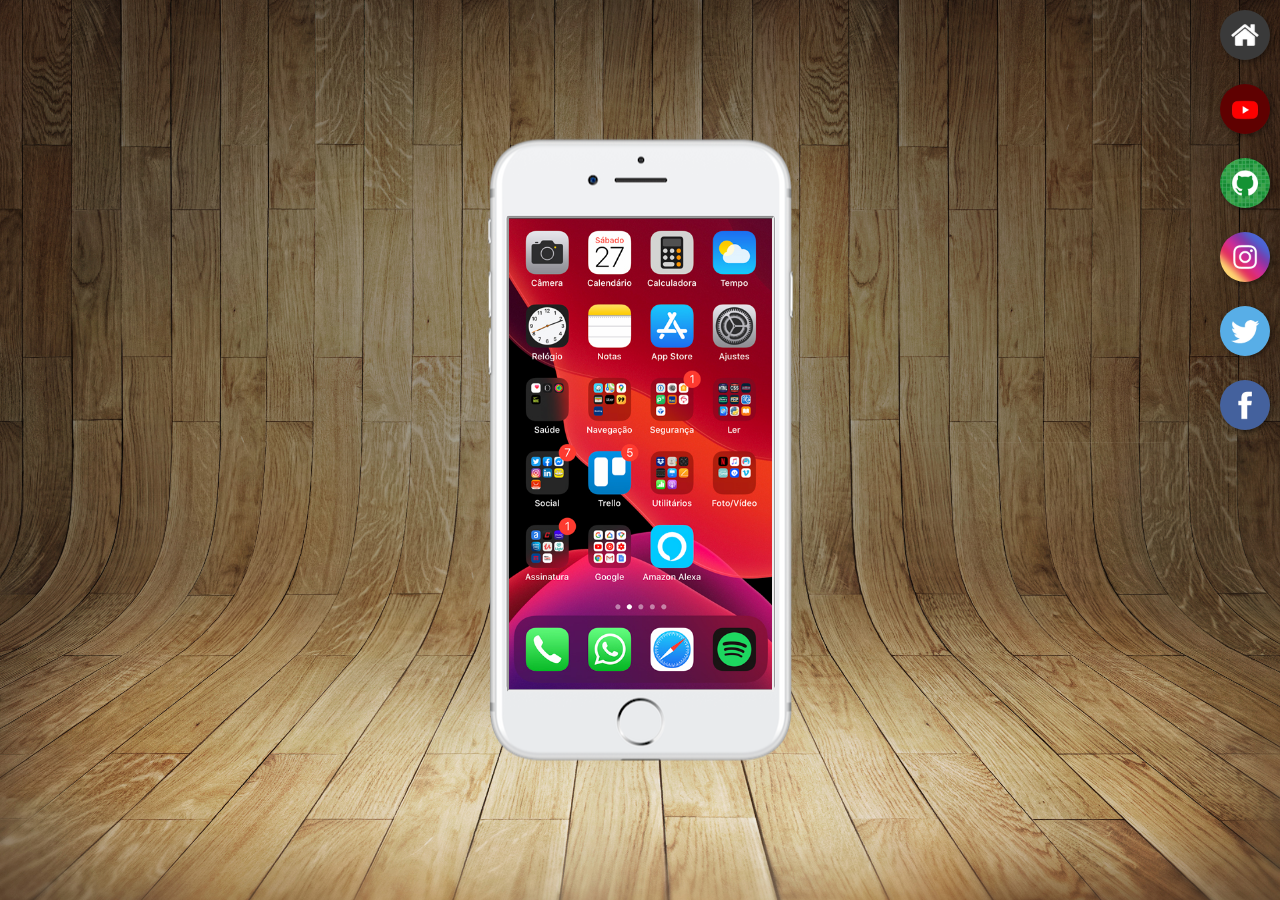
<file: index.html>
<!DOCTYPE html>
<html lang="pt-br">
<head>
    <meta charset="UTF-8">
    <meta name="viewport" content="width=device-width, initial-scale=1.0">
    <link rel="shortcut icon" href="favicon.ico" type="image/x-icon">
    <link rel="stylesheet" href="estilos/style.css">
    <title>projeto Redes Sociais</title>
</head>
<body>
   <main>
    <section id="telefone">
        <iframe src="home.html" name="tela" id="tela" framedorder ="0">
            Seu navegador não é compátivel com isso.
        </iframe>
        

    </section>
    <section id="redes-sociais">
        <a href="home.html" target="tela"><img src="imagens/logo-home.jpg" alt="Home"></a> <br>

        <a href="youtube.html" target="tela"> <img src="imagens/logo-youtube.jpg" alt="youtube"></a> <br>

        <a href="github.html" target="tela"><img src="imagens/logo-github.jpg" alt="GitHub"></a> <br>

        <a href="instagram.html" target="tela"><img src="imagens/logo-instagram.jpg" alt="Instagram"> 
        </a> <br>

        <a href="twitter.html" target="tela"><img src="imagens/logo-twitter.jpg" alt="Twitter"></a> <br>
        
        <a href="facebook.html" target="tela"><img src="imagens/logo-facebook.jpg" alt="Facebook"></a>

    </section>
   </main>
</body>
</html>
</file>
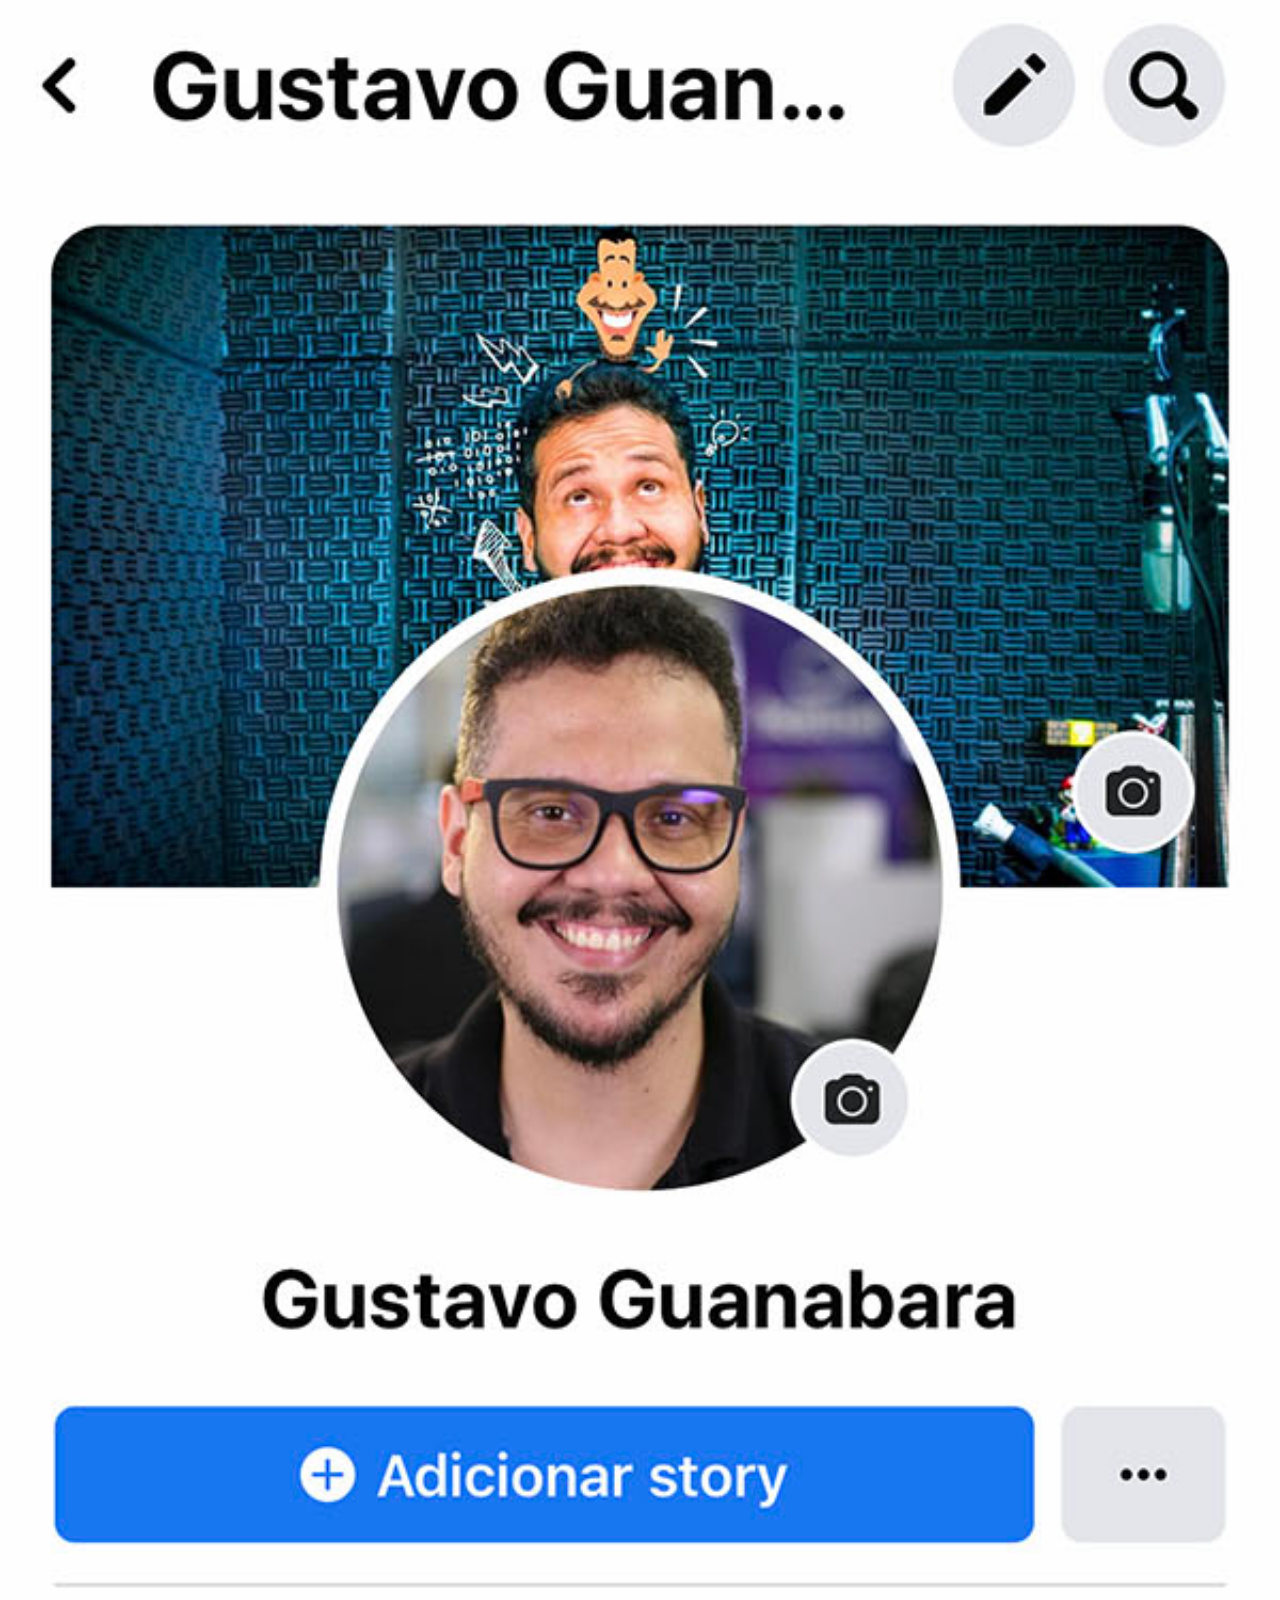
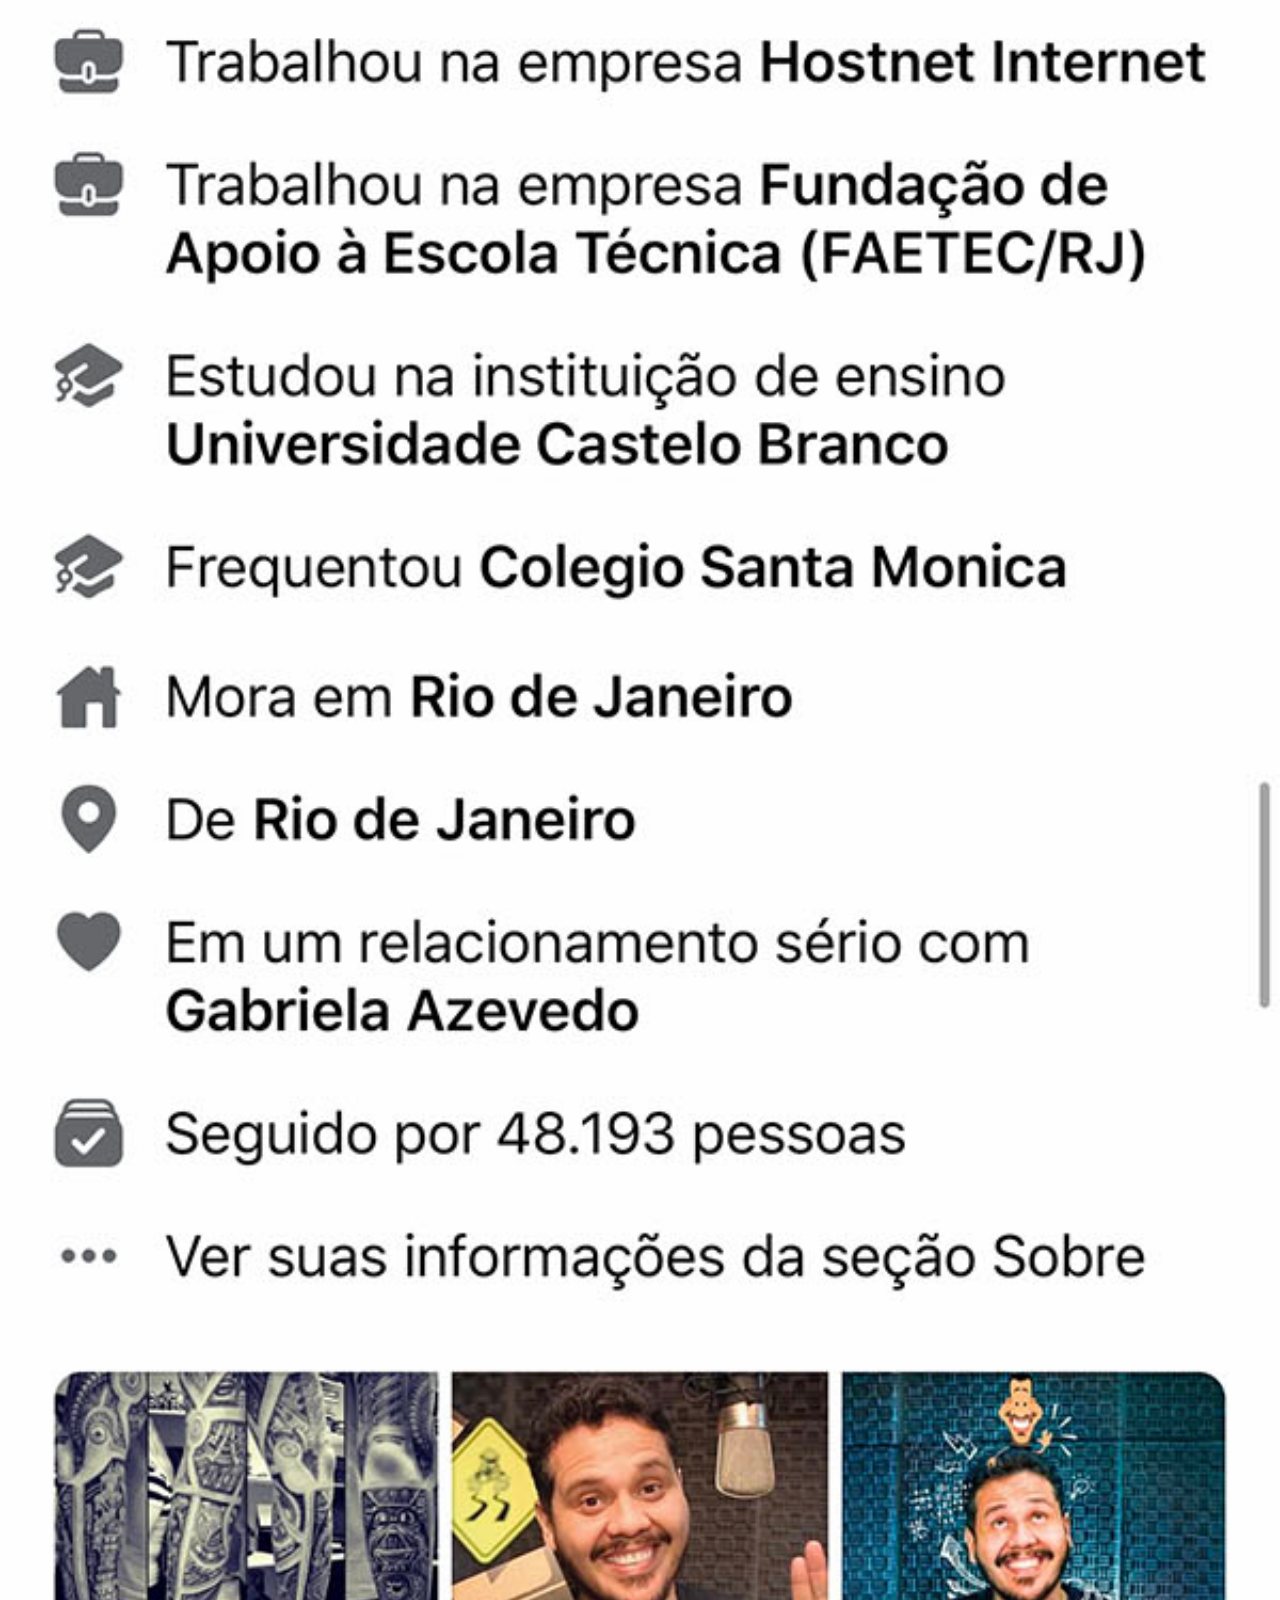
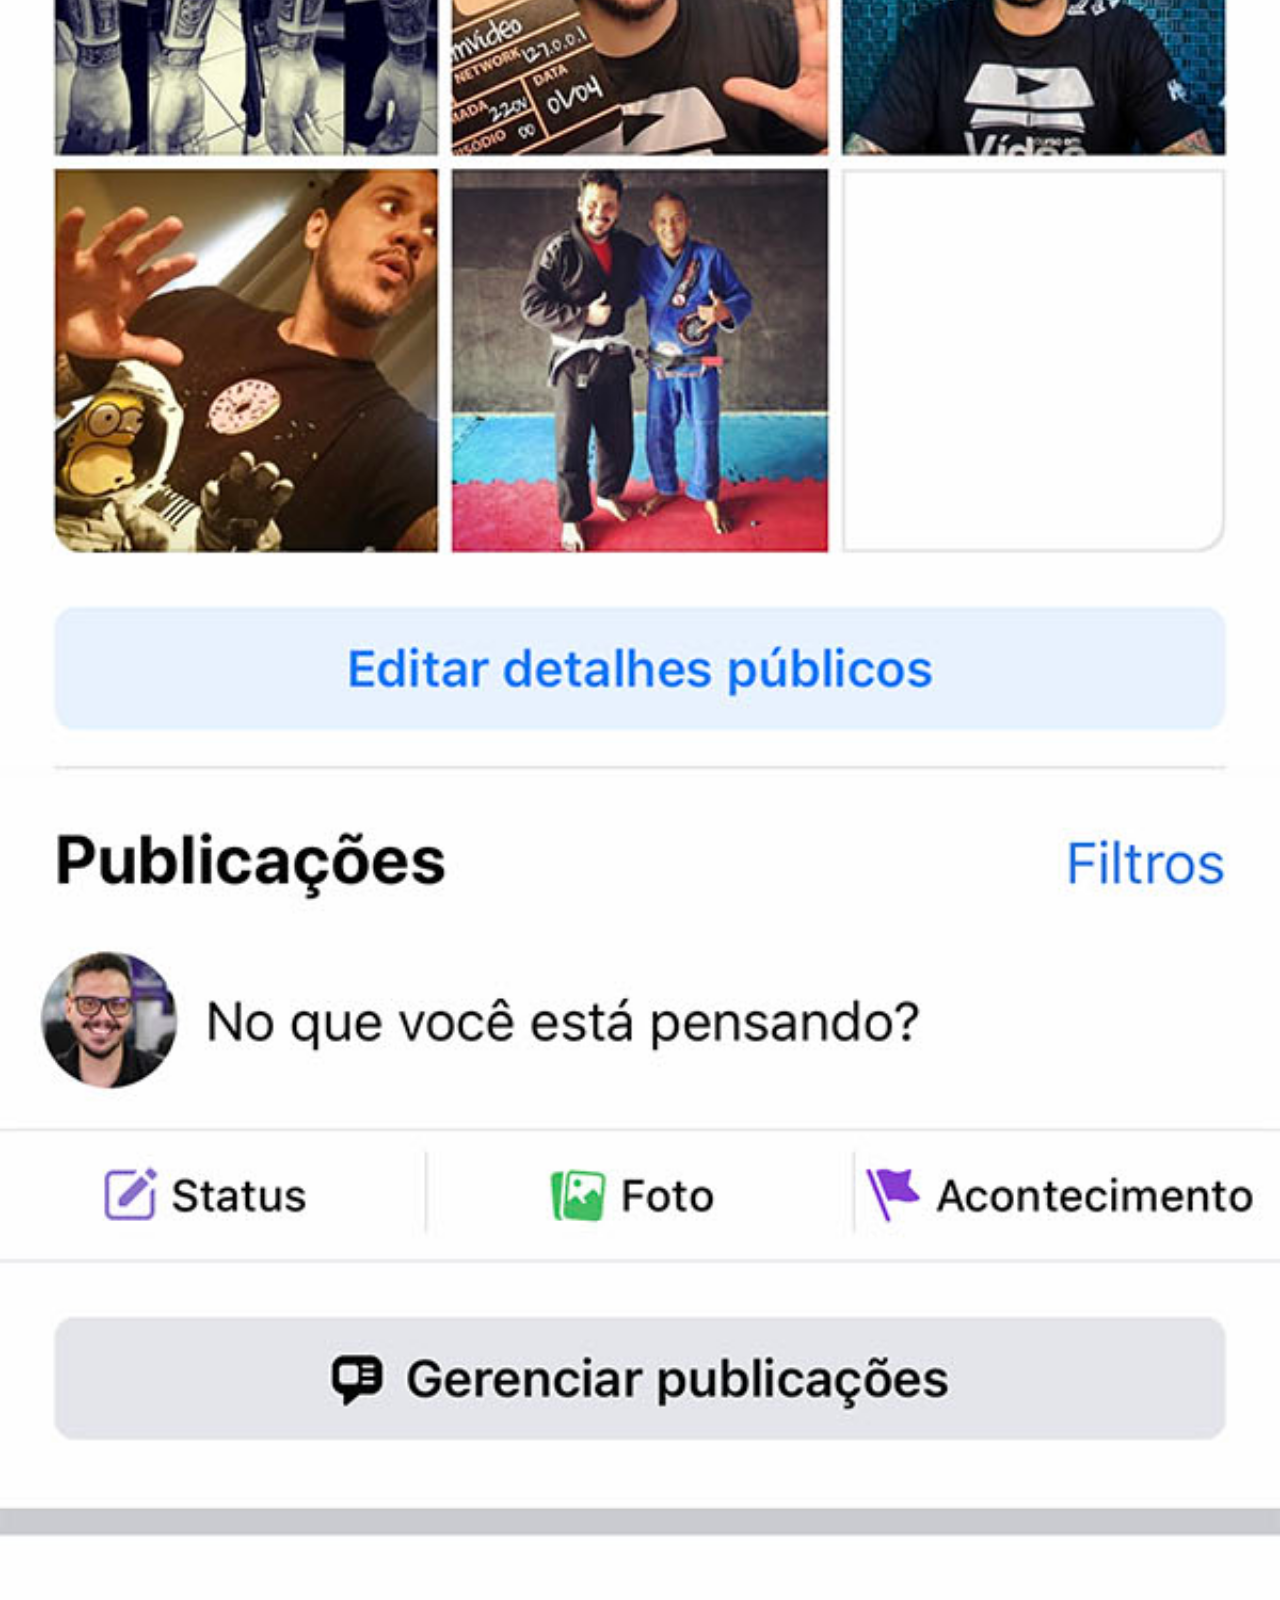
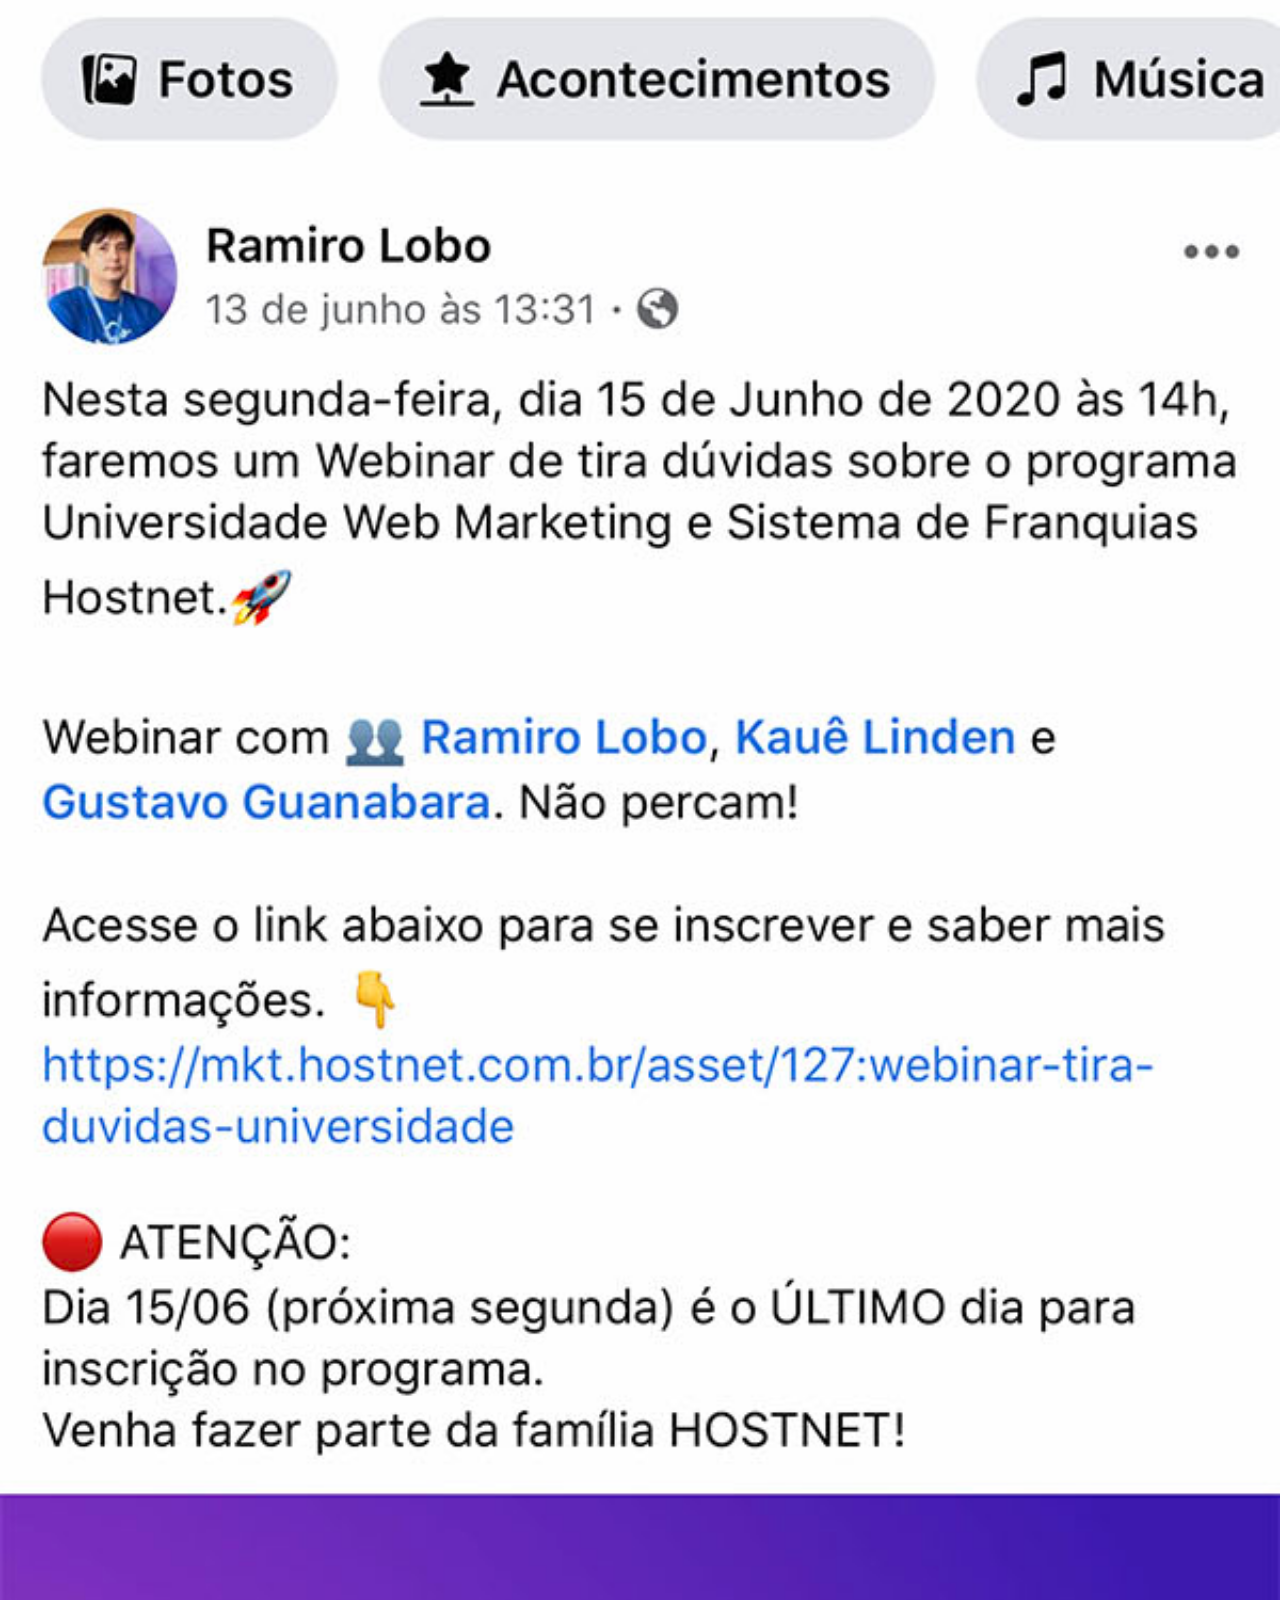
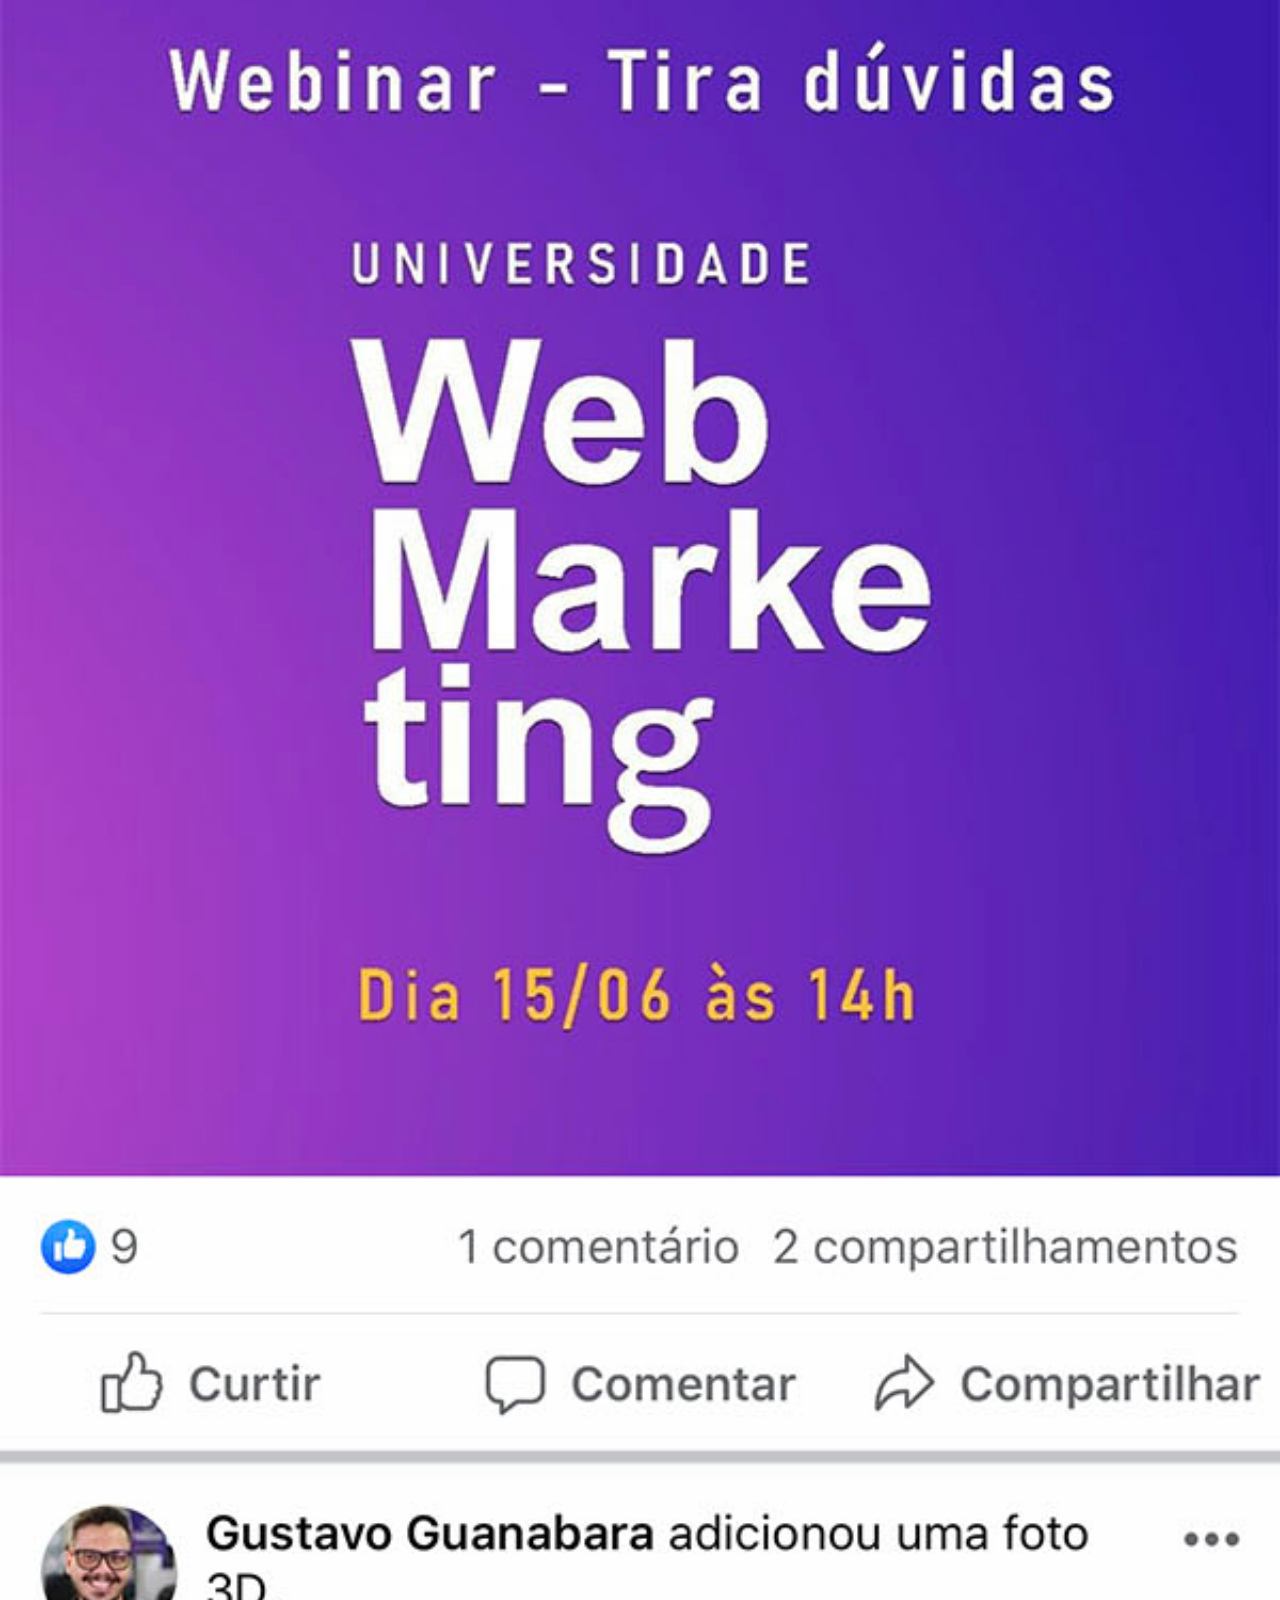
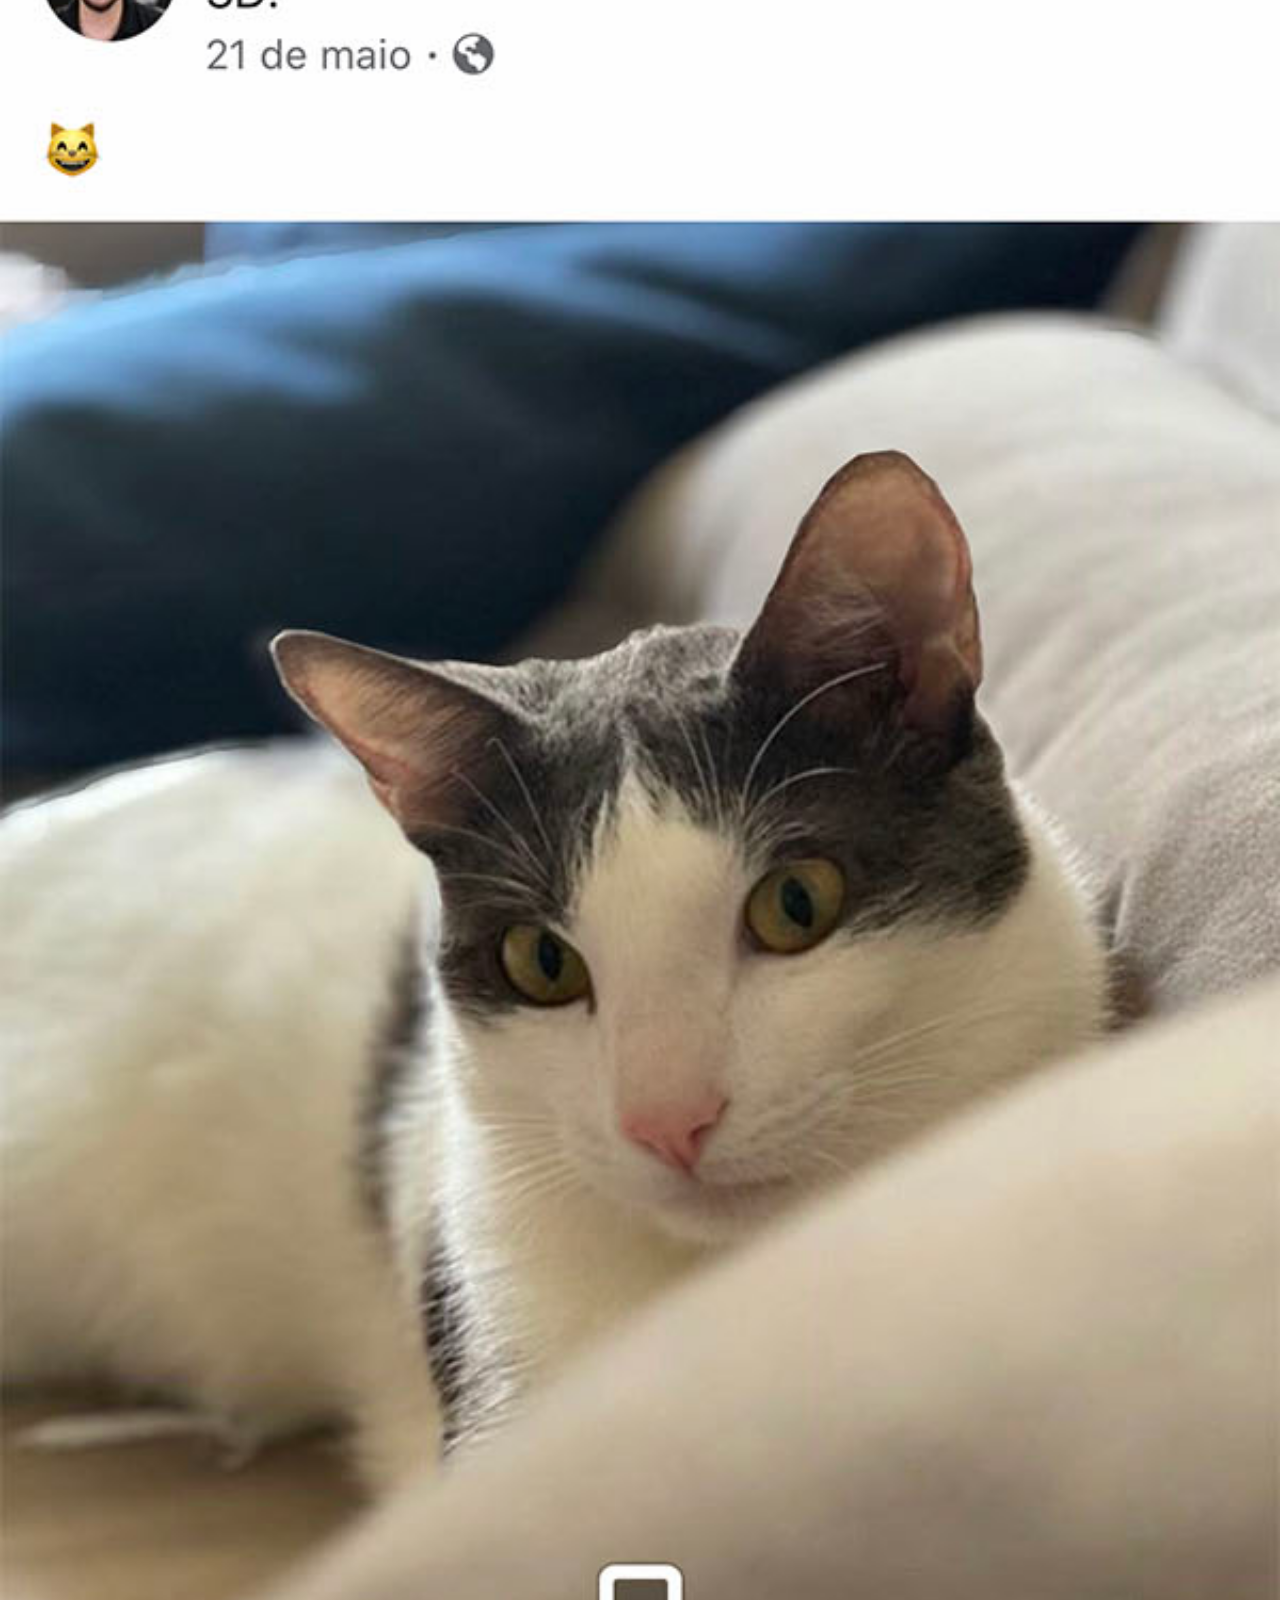
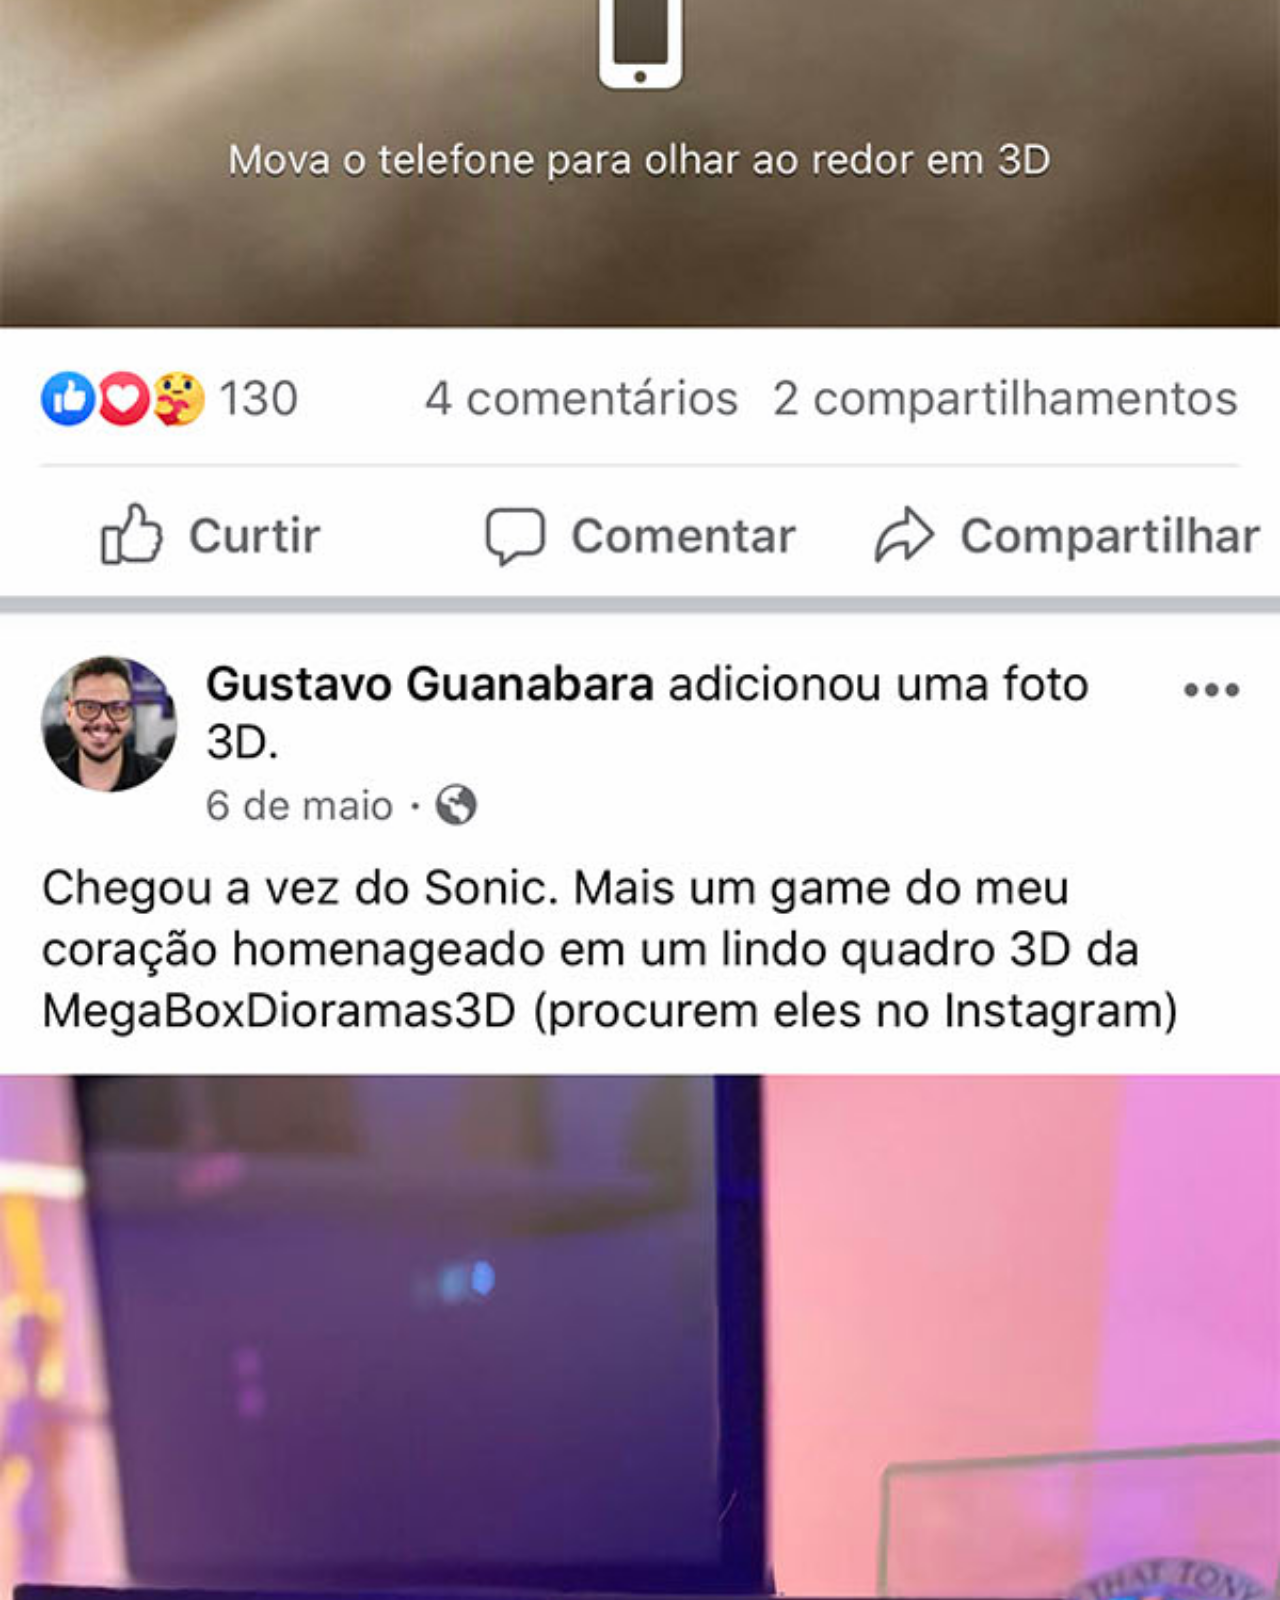
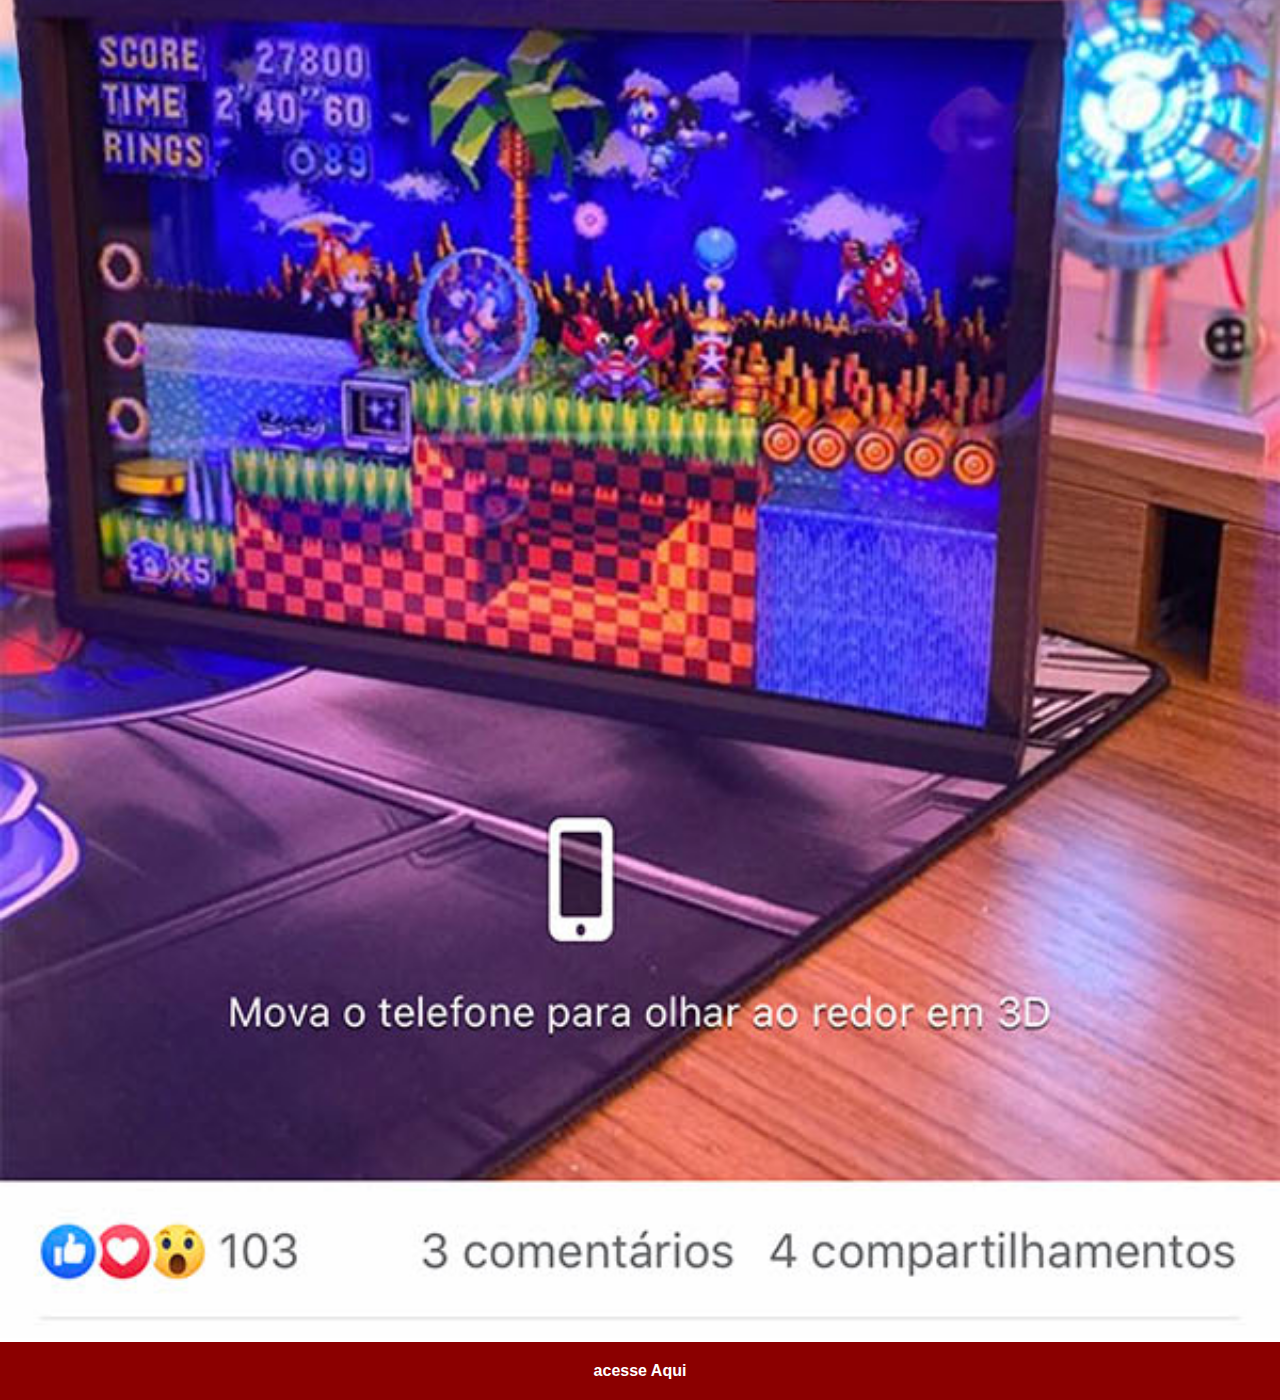
<file: facebook.html>
<!DOCTYPE html>
<html lang="pt-br">
<head>
    <meta charset="UTF-8">
    <meta name="viewport" content="width=device-width, initial-scale=1.0">
    <title>facebook</title>
    <link rel="stylesheet" href="estilos/social.css">
</head>
<body>
    <img src="imagens/tela-facebook.jpg" alt="facebook">
    <a href="https://www.facebook.com/gustavoguanabara/?locale=pt_BR" target="_blank">acesse Aqui</a>
</body>
</html>
</file>
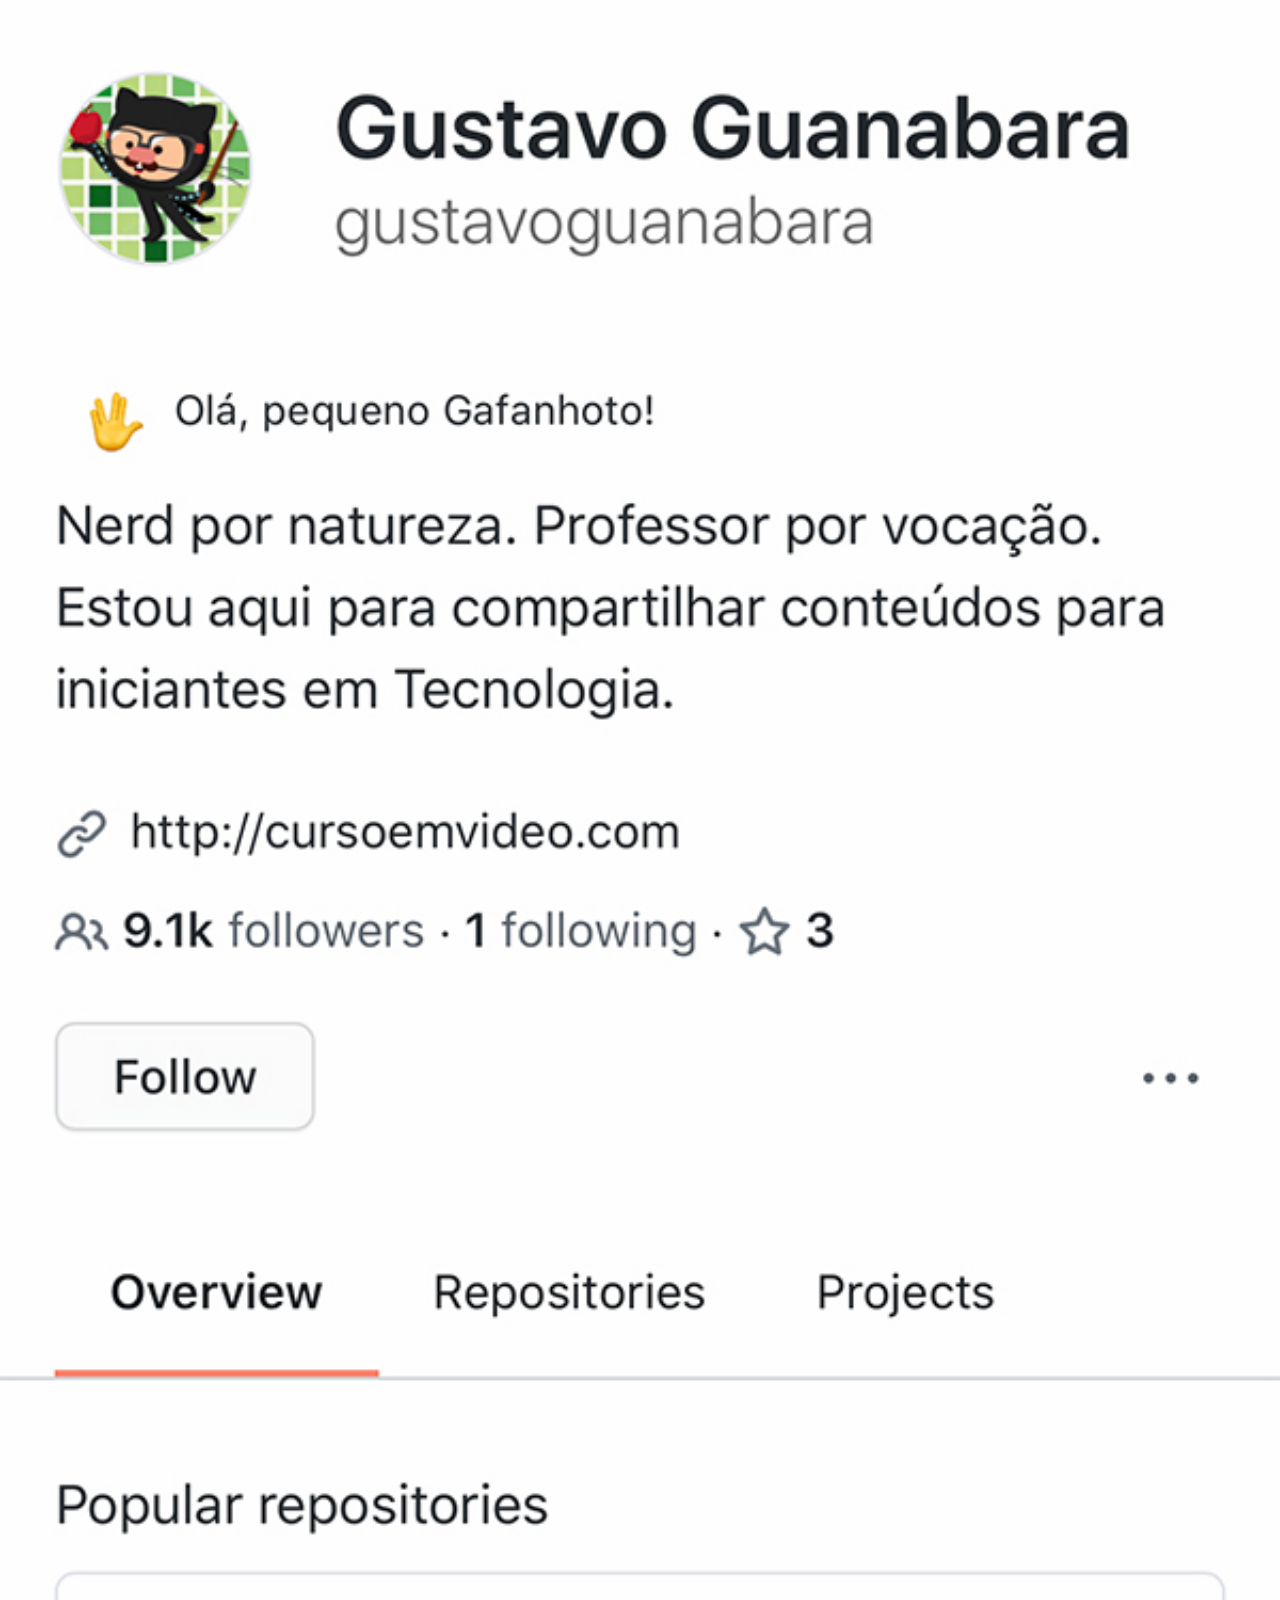
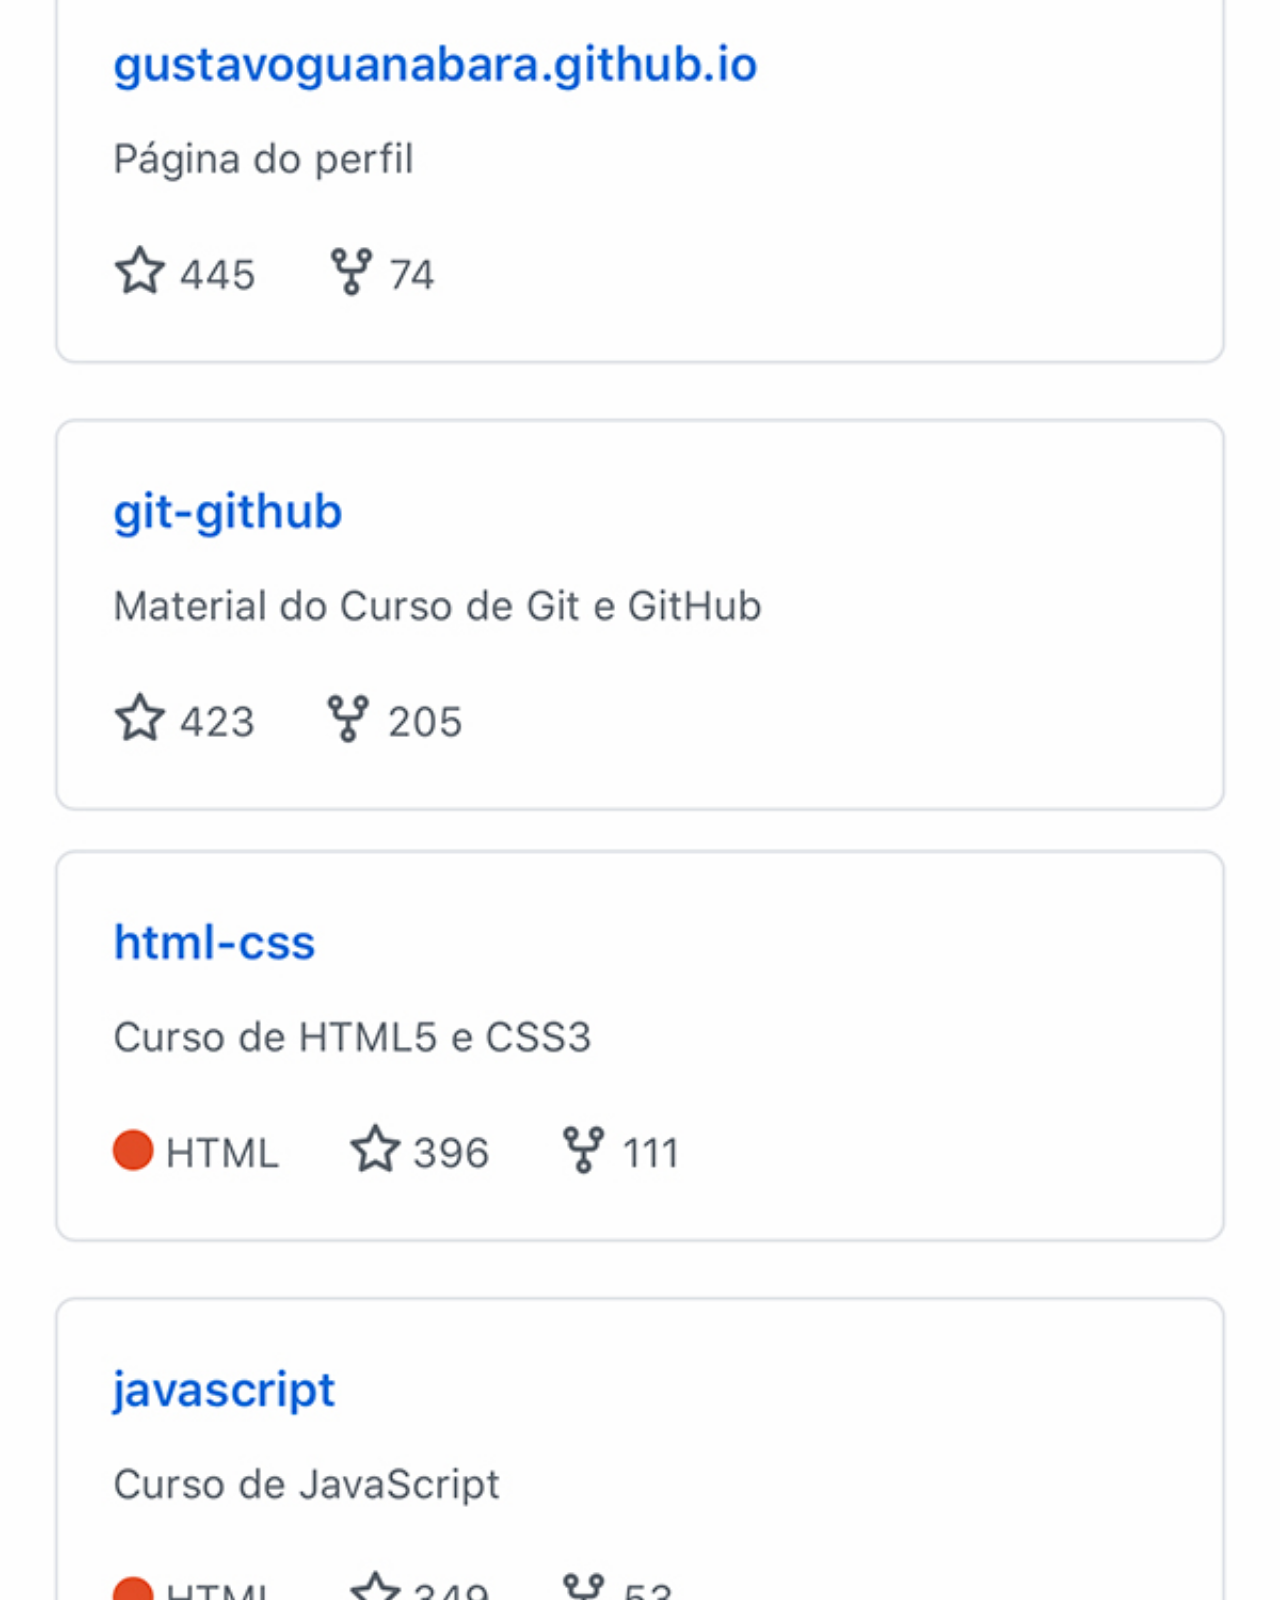
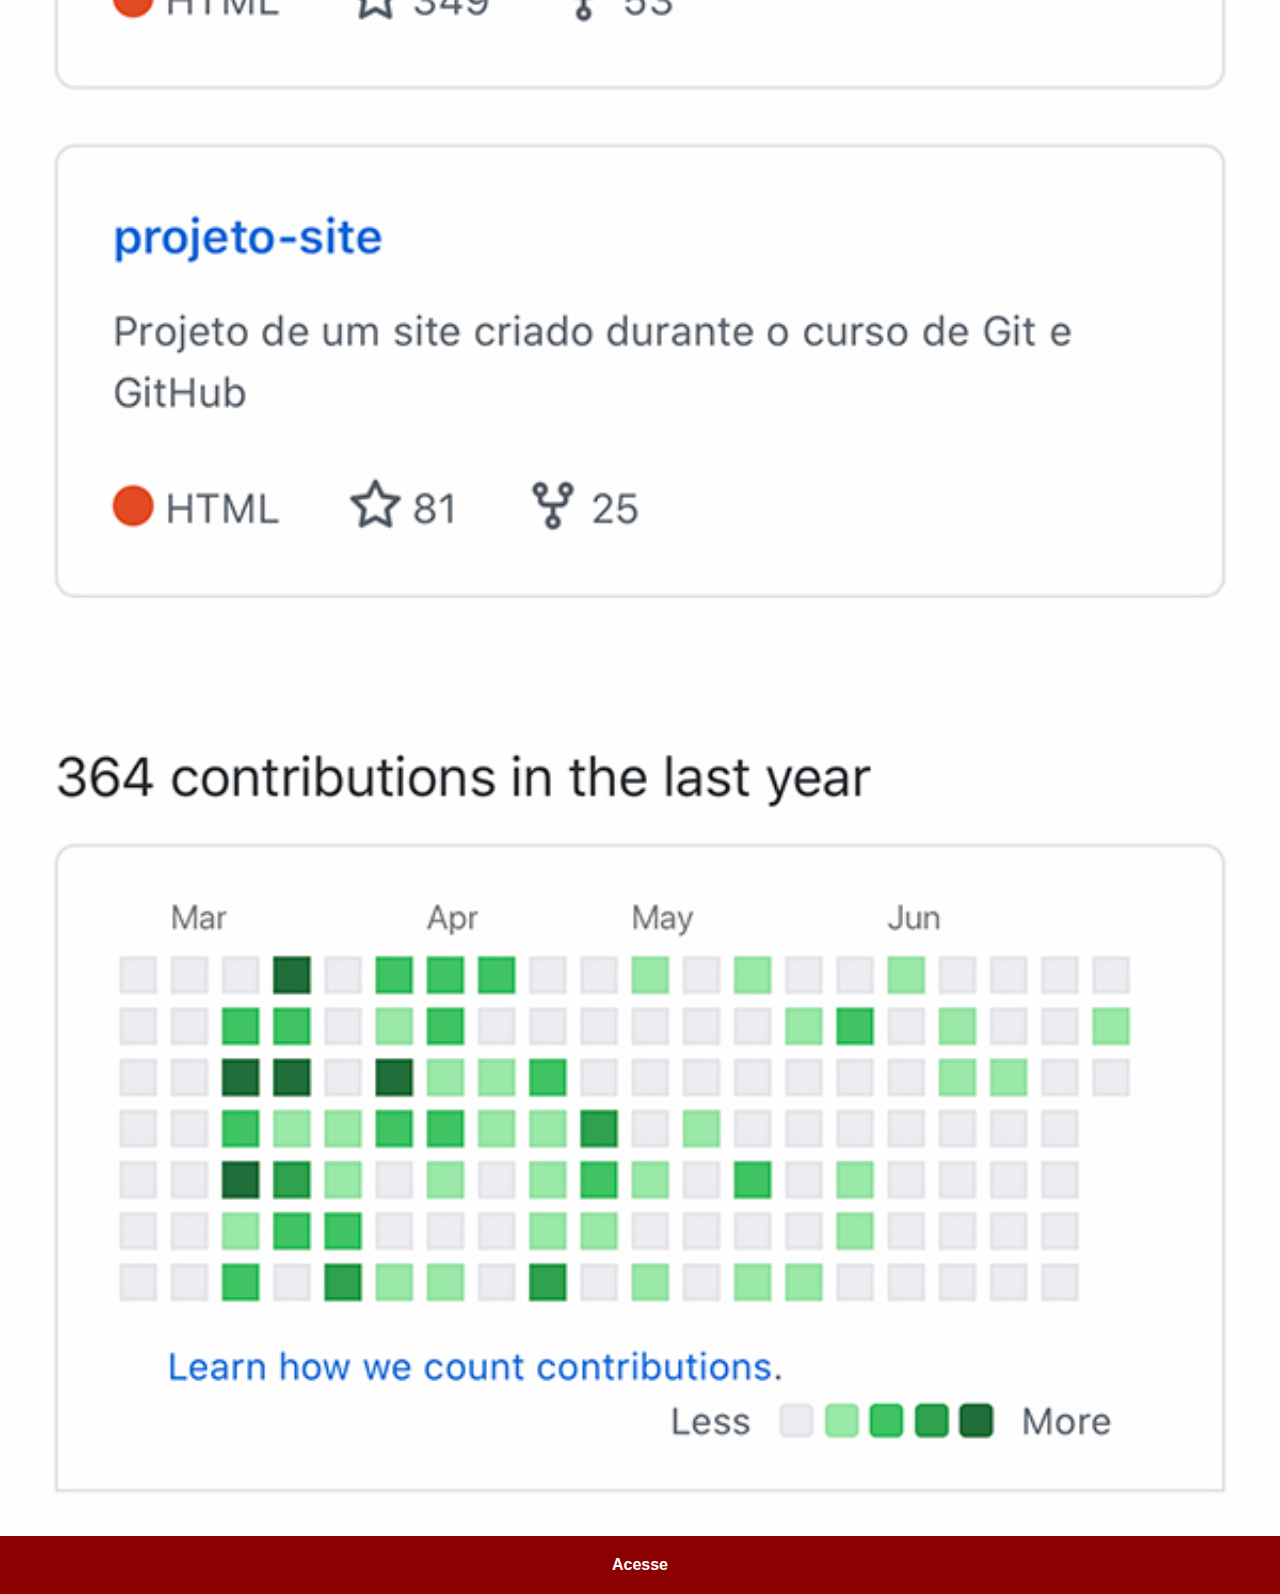
<file: github.html>
<!DOCTYPE html>
<html lang="pt-br">
<head>
    <meta charset="UTF-8">
    <meta name="viewport" content="width=device-width, initial-scale=1.0">
    <title>github</title>
    <link rel="stylesheet" href="estilos/social.css">
</head>
<body>
    <img src="imagens/tela-github.jpg" alt="github" >
    <a href="https://github.com/gustavoguanabara" target="_blank">Acesse</a>
</body>
</html>
</file>
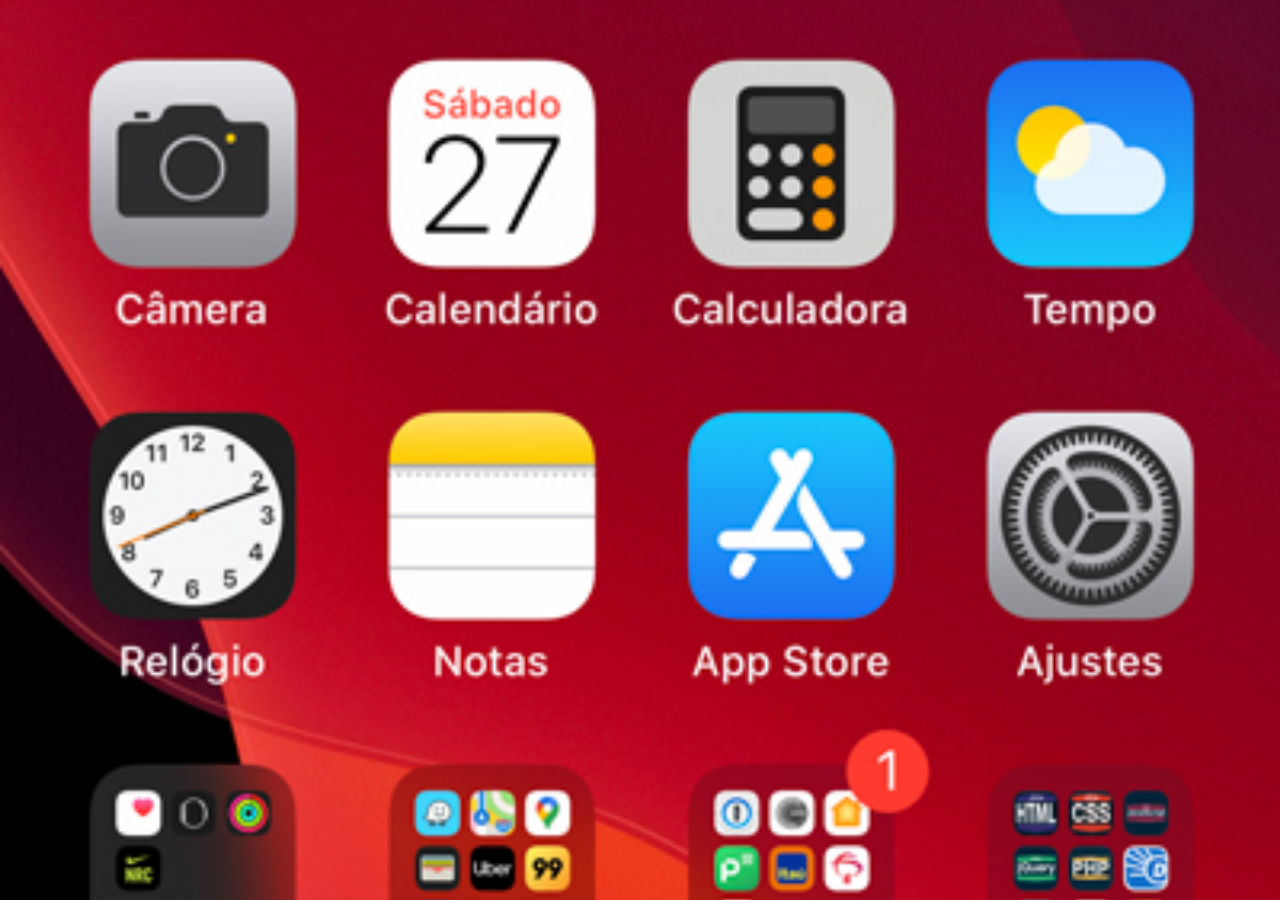
<file: home.html>
<!DOCTYPE html>
<html lang="pt-br">
<head>
    <meta charset="UTF-8">
    <meta name="viewport" content="width=device-width, initial-scale=1.0">
    <title>Home</title>
    <style>
        *{
            margin: 0px;
            padding: 0px;
        }
        body{
            width: 100vw;
            height: 100vh;
            background: black url('imagens/tela-home.jpg') no-repeat top center;
            background-size: cover;
        }
    </style>
</head>
<body>
    
</body>
</html>
</file>
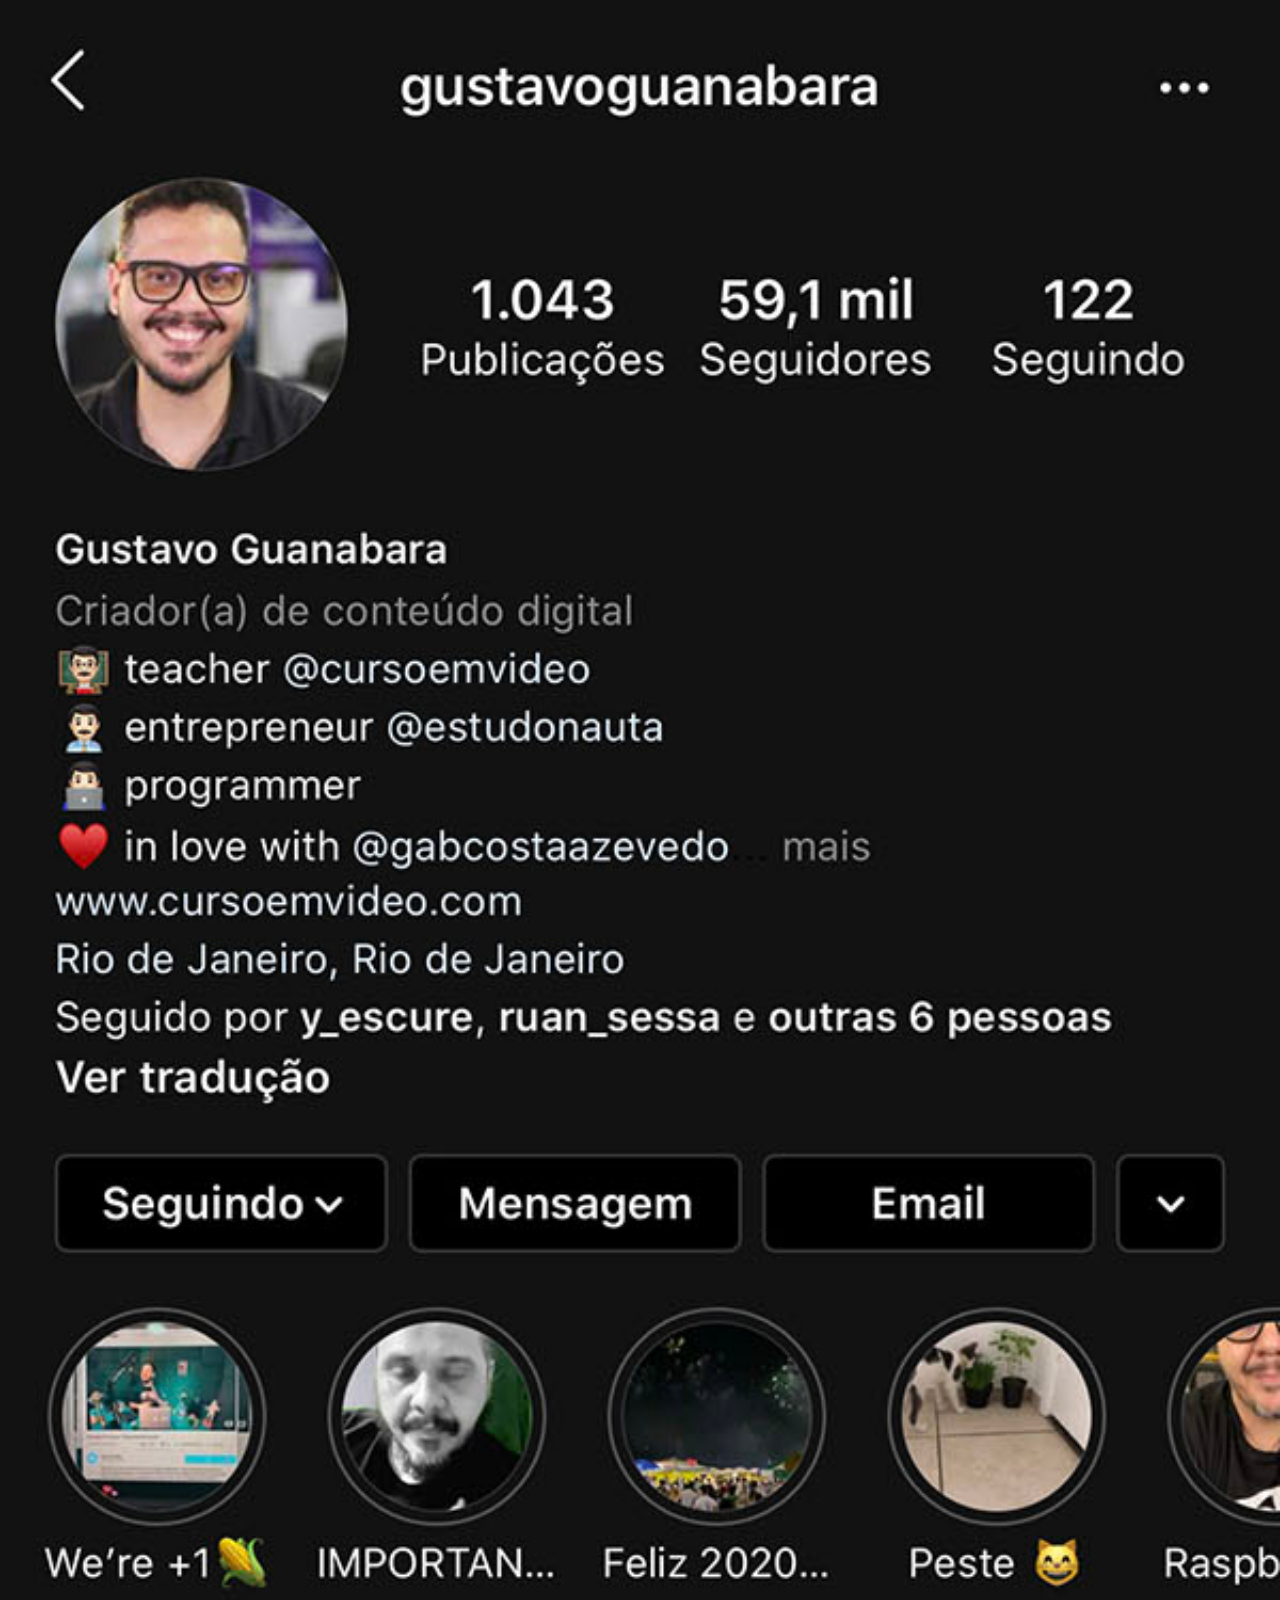
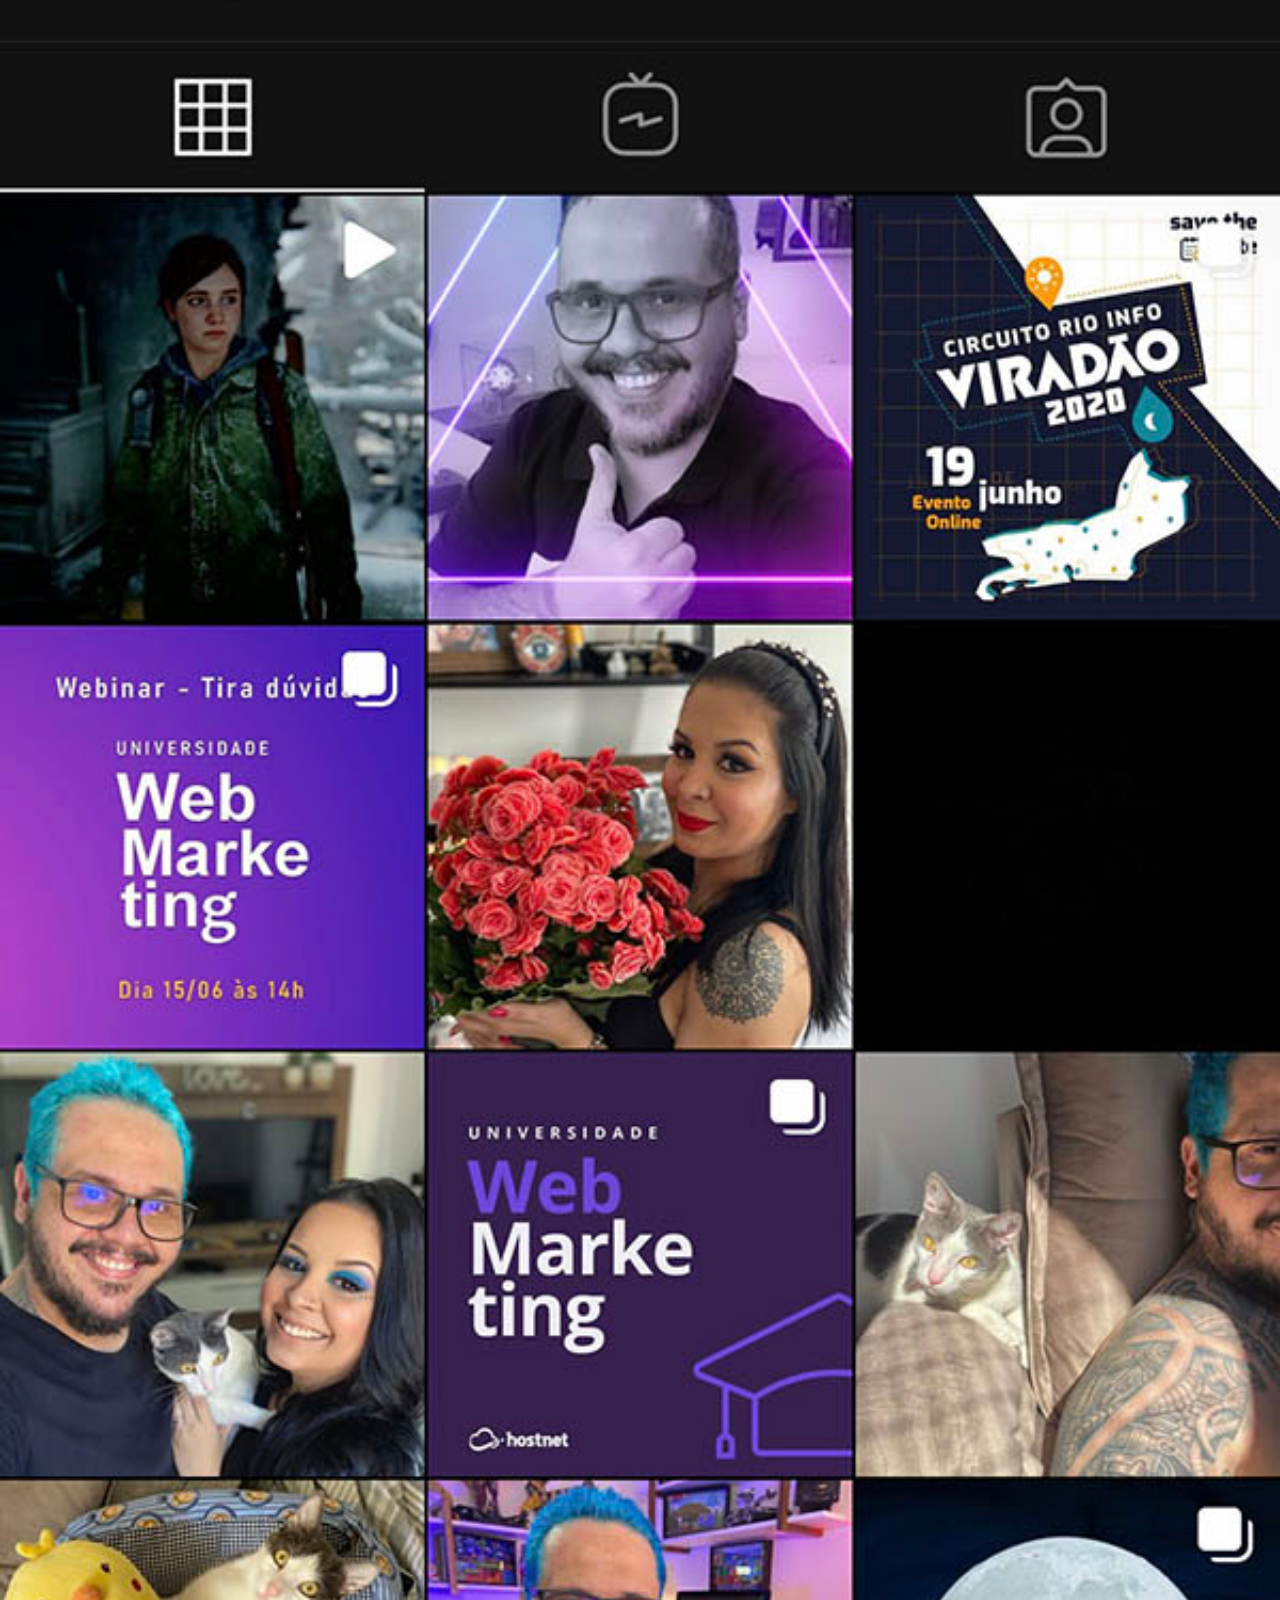
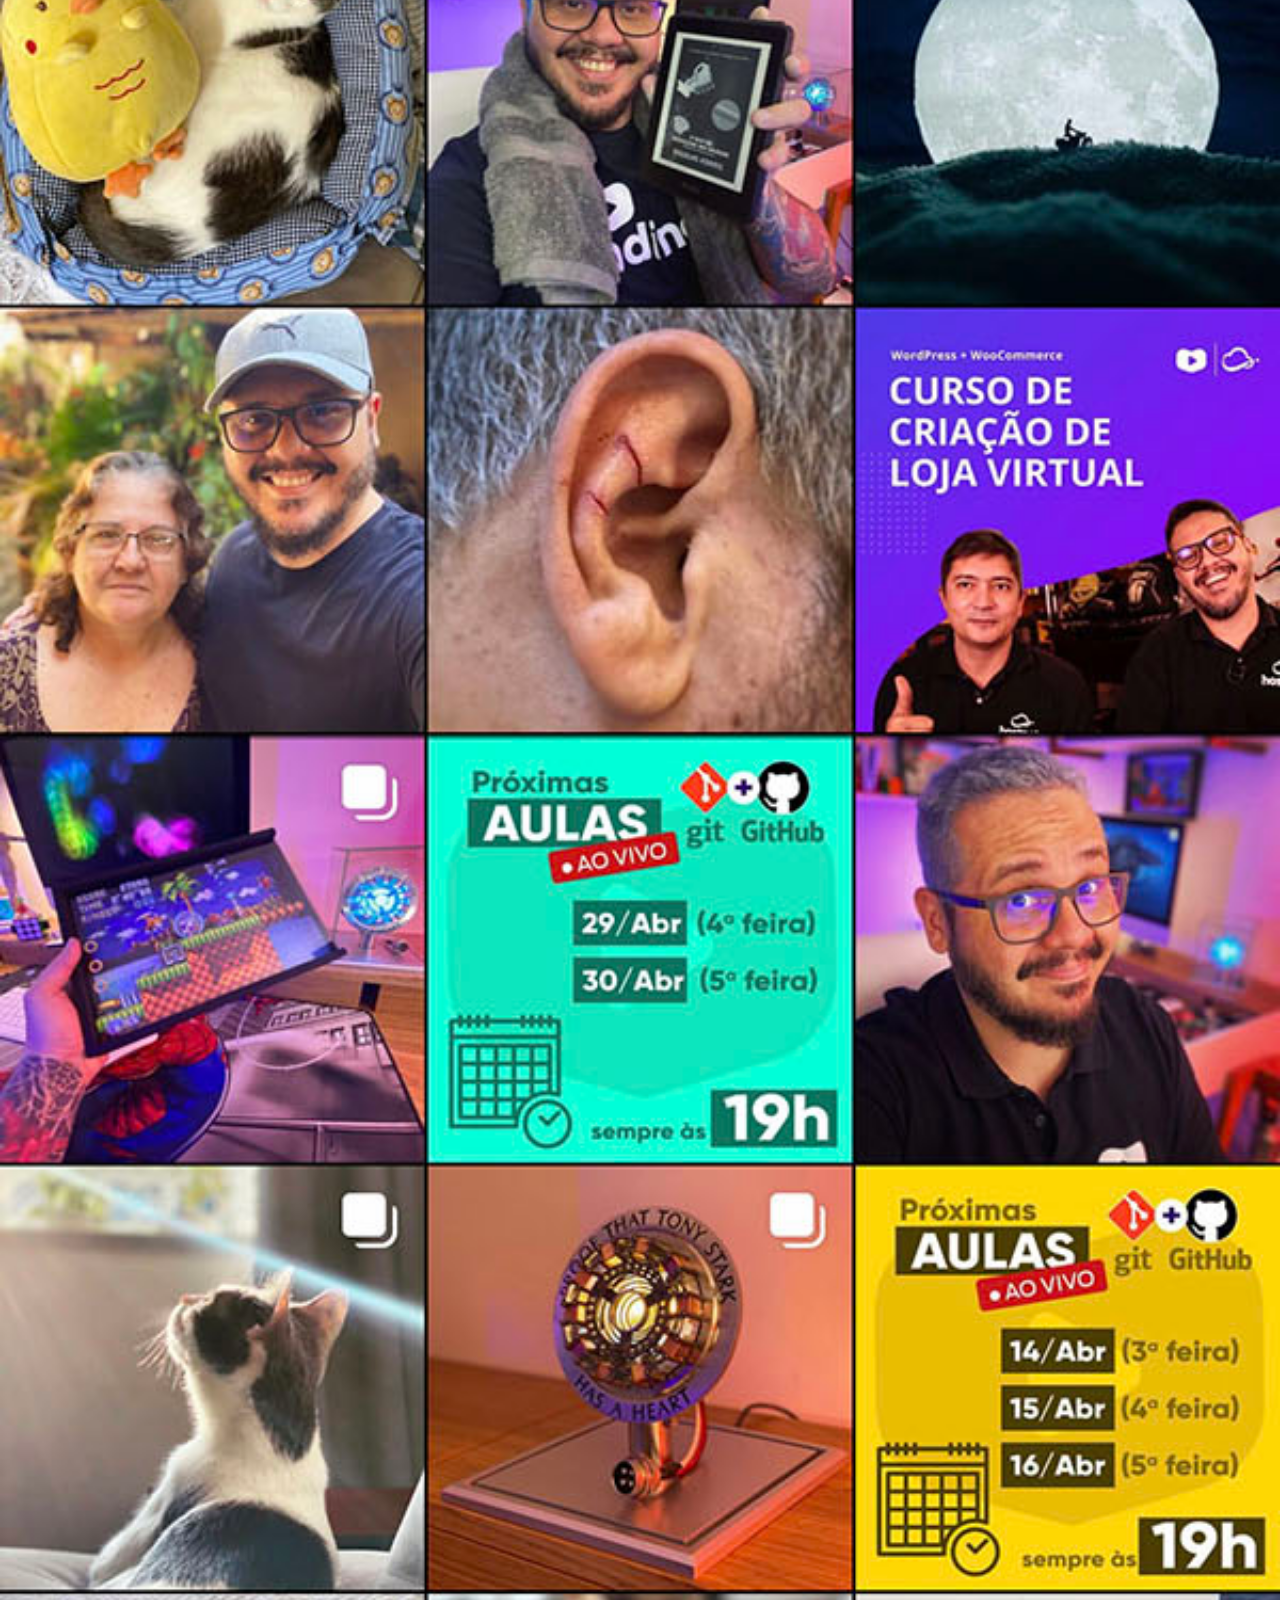
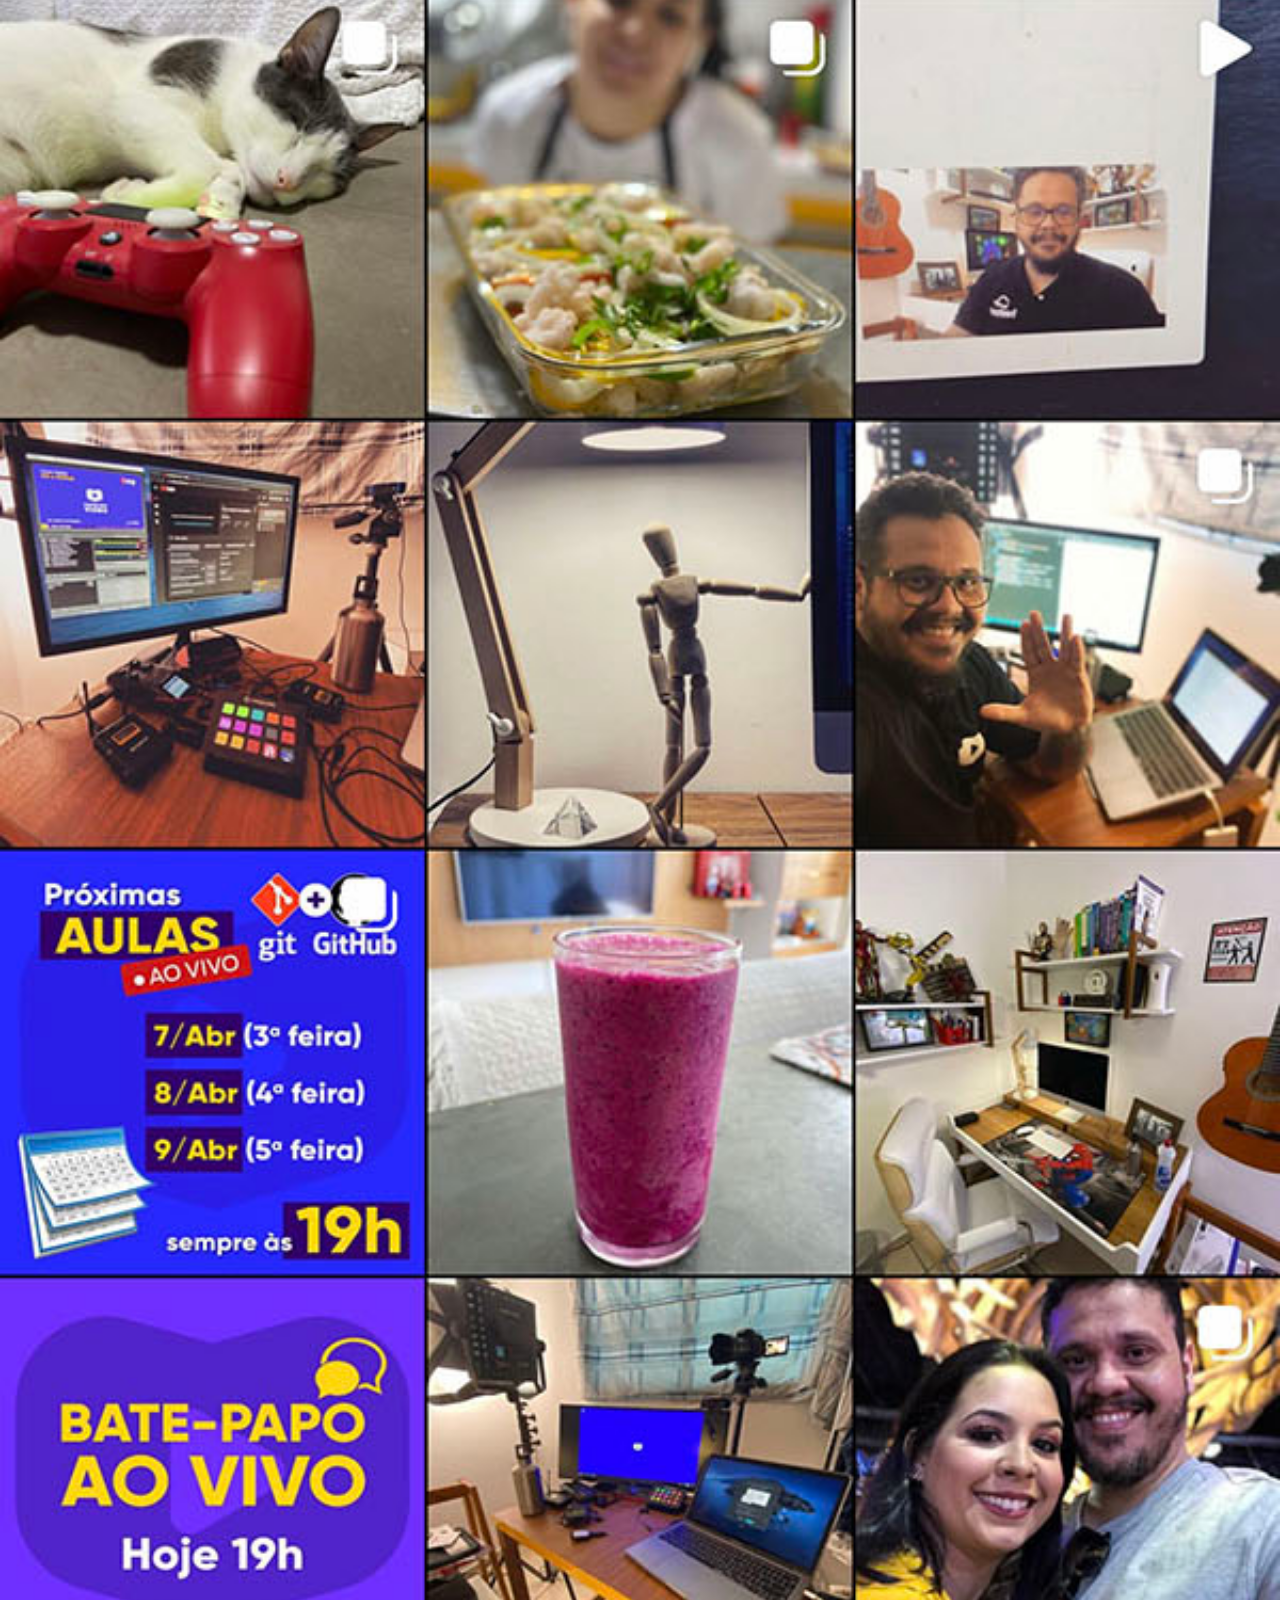
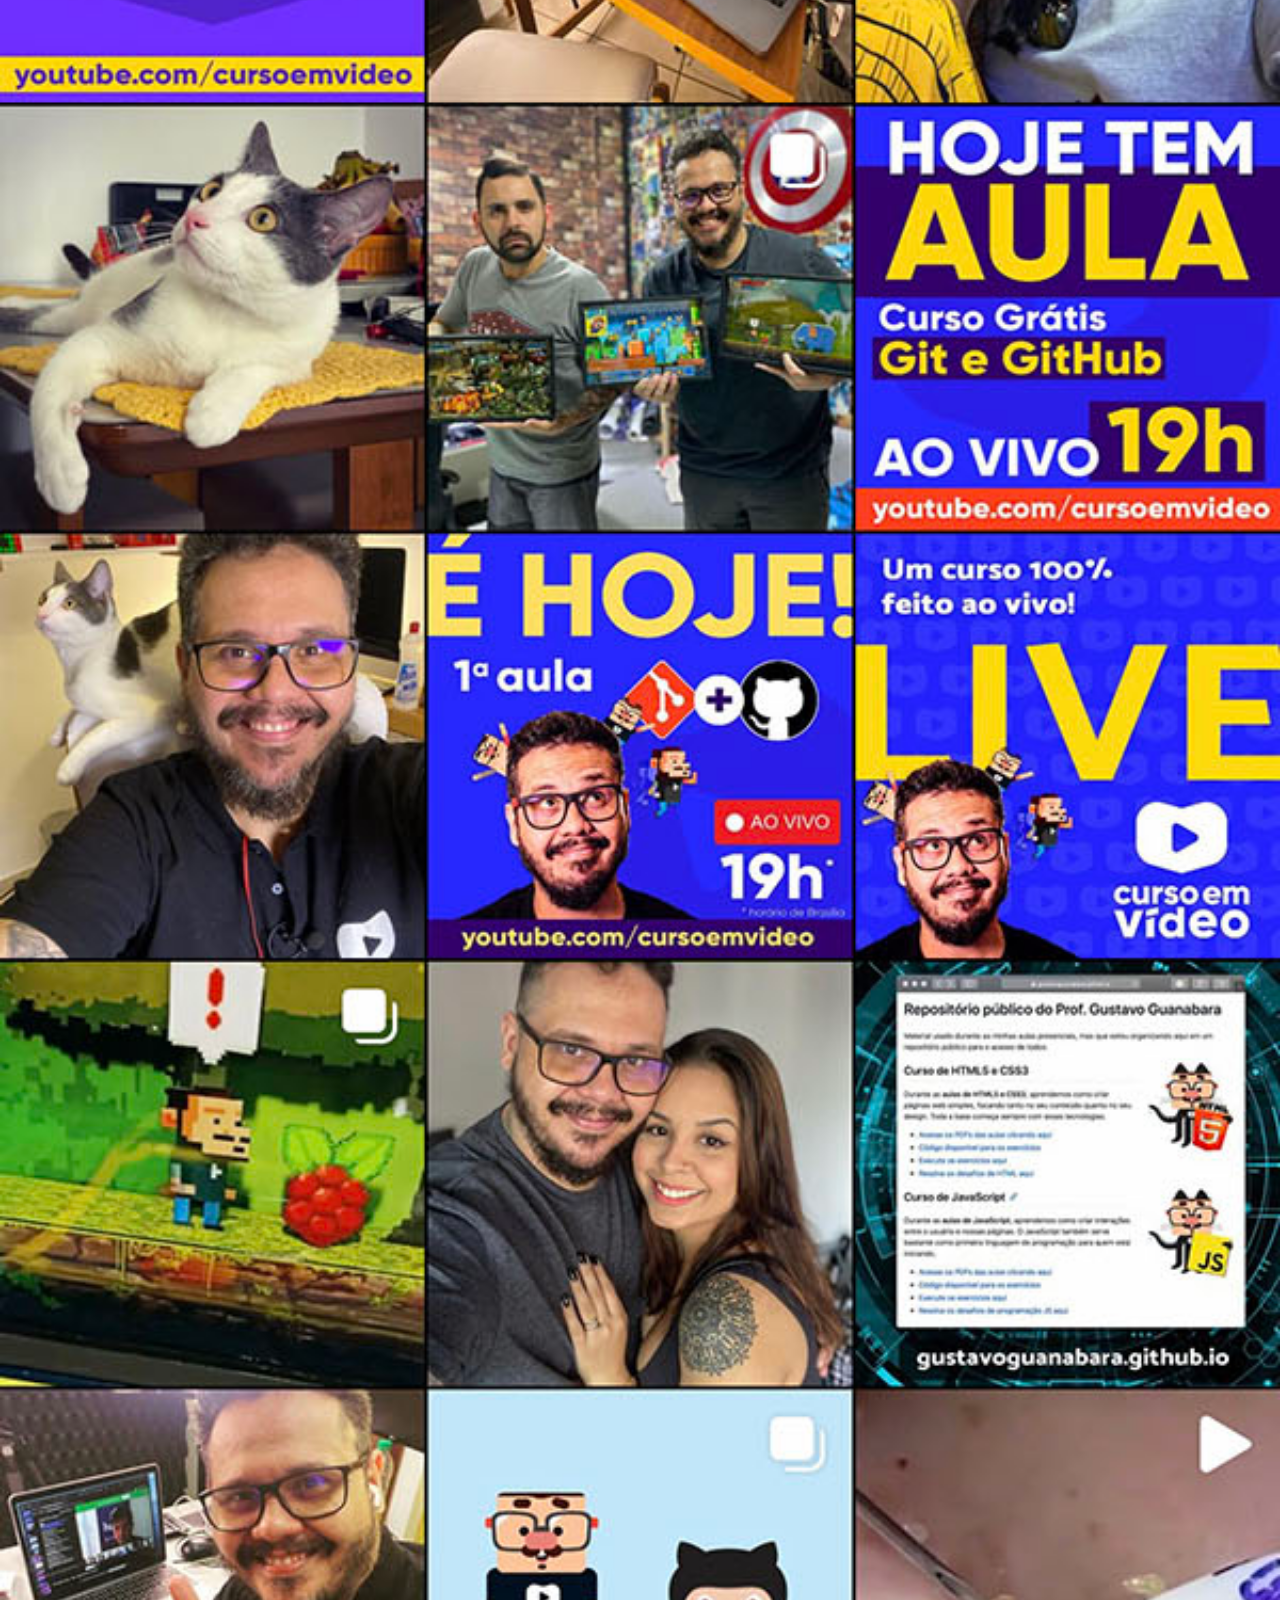
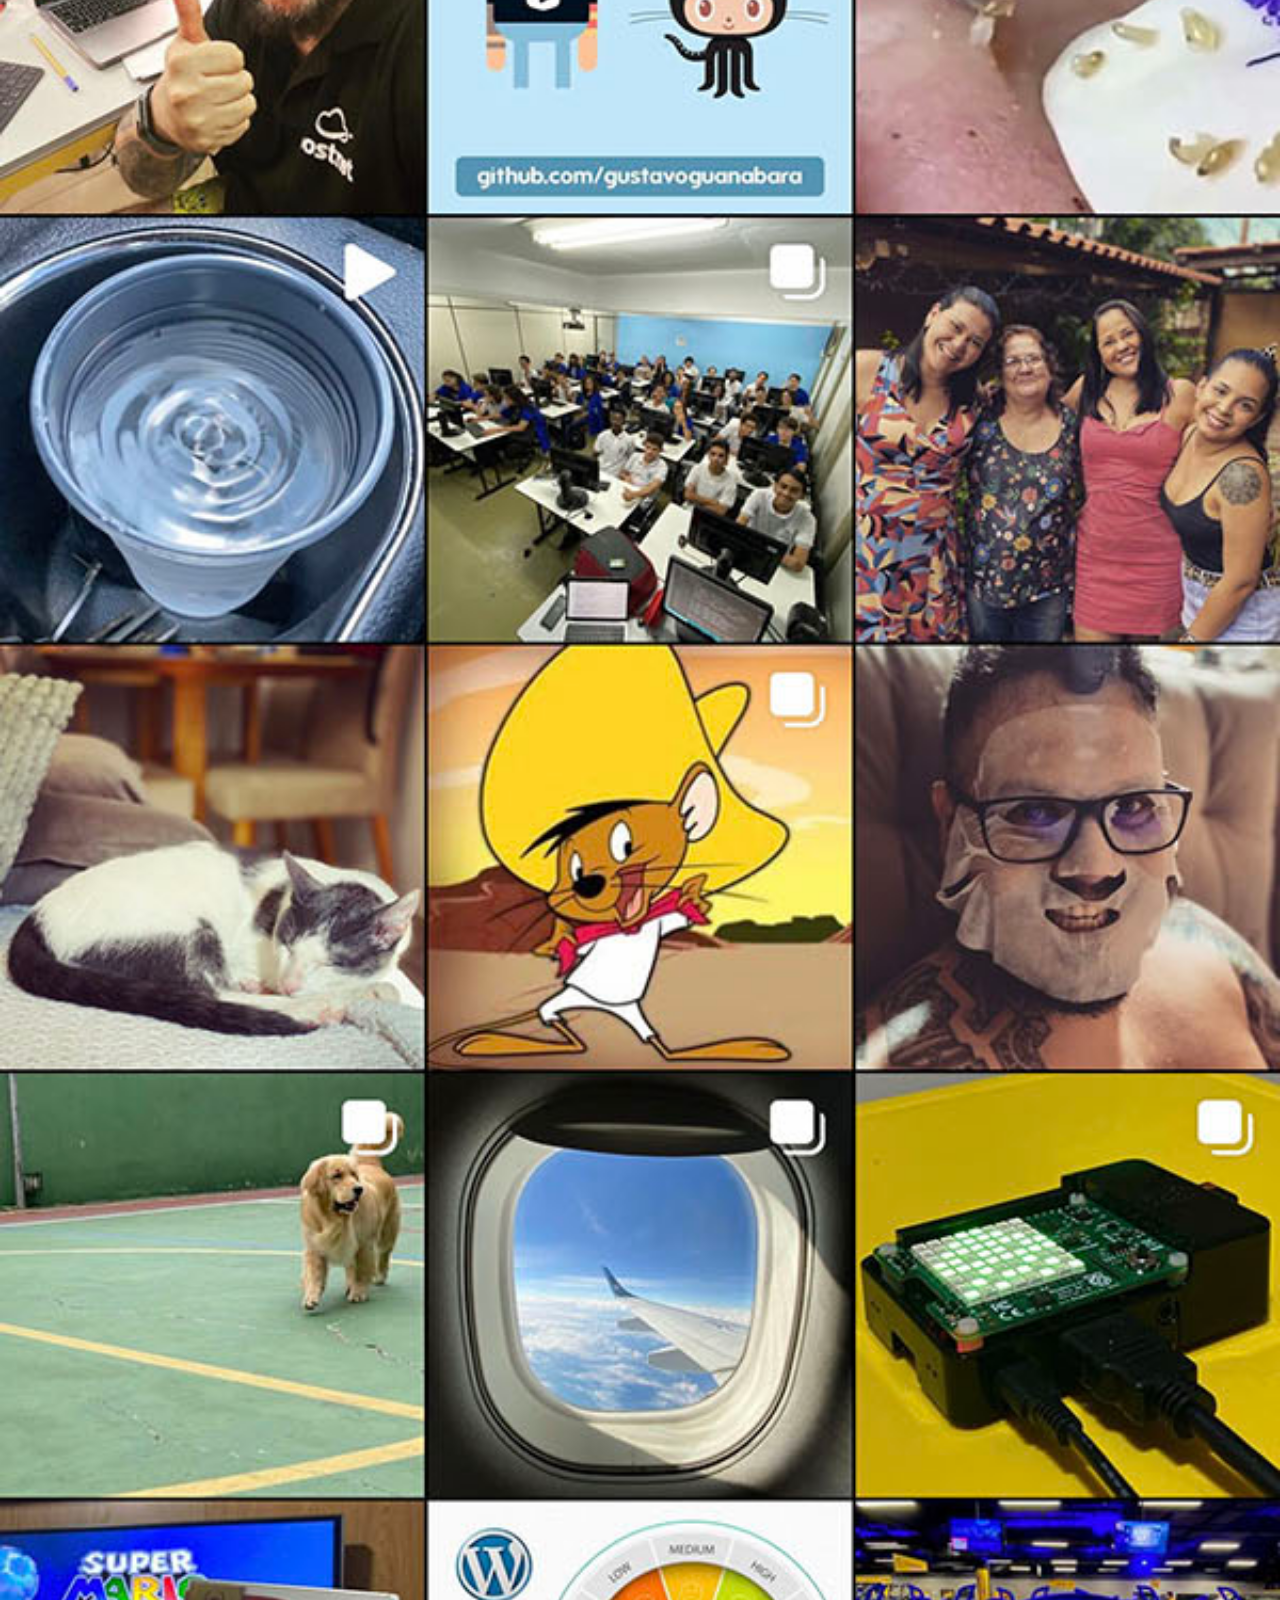
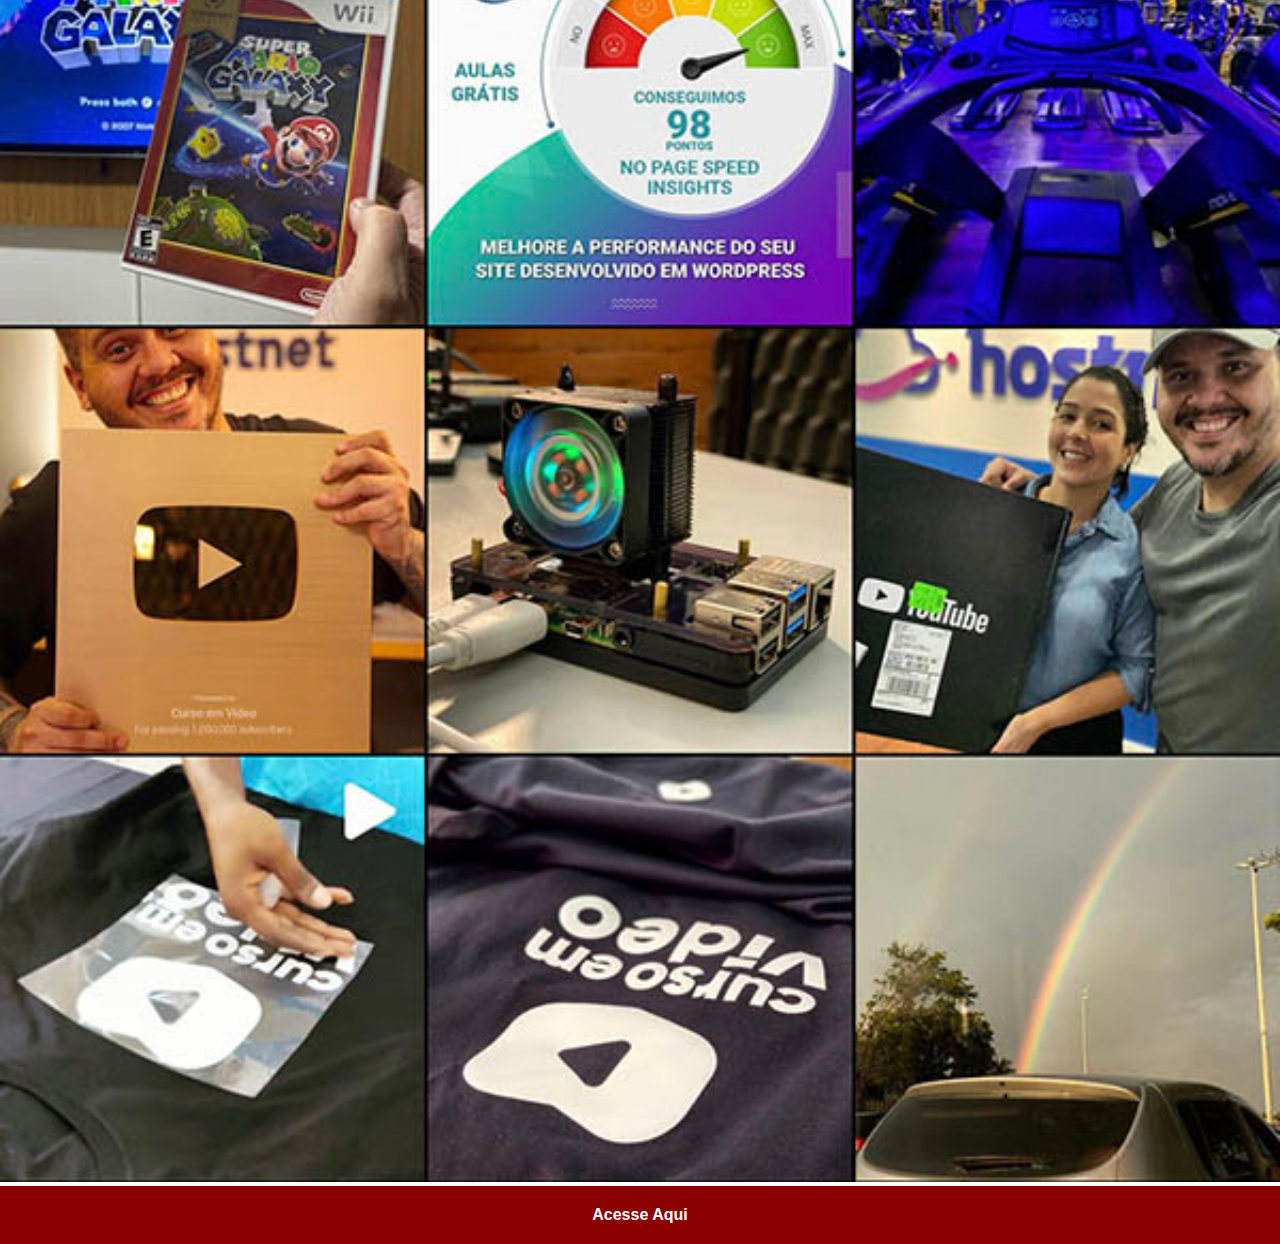
<file: instagram.html>
<!DOCTYPE html>
<html lang="pt-br">
<head>
    <meta charset="UTF-8">
    <meta name="viewport" content="width=device-width, initial-scale=1.0">
    <title>instagram</title>
    <link rel="stylesheet" href="estilos/social.css">
</head>
<body>
    <img src="imagens/tela-instagram.jpg" alt="instagram">
    <a href="https://www.instagram.com/gustavoguanabara/"  target="_blank">Acesse Aqui</a>
</body>
</html>
</file>
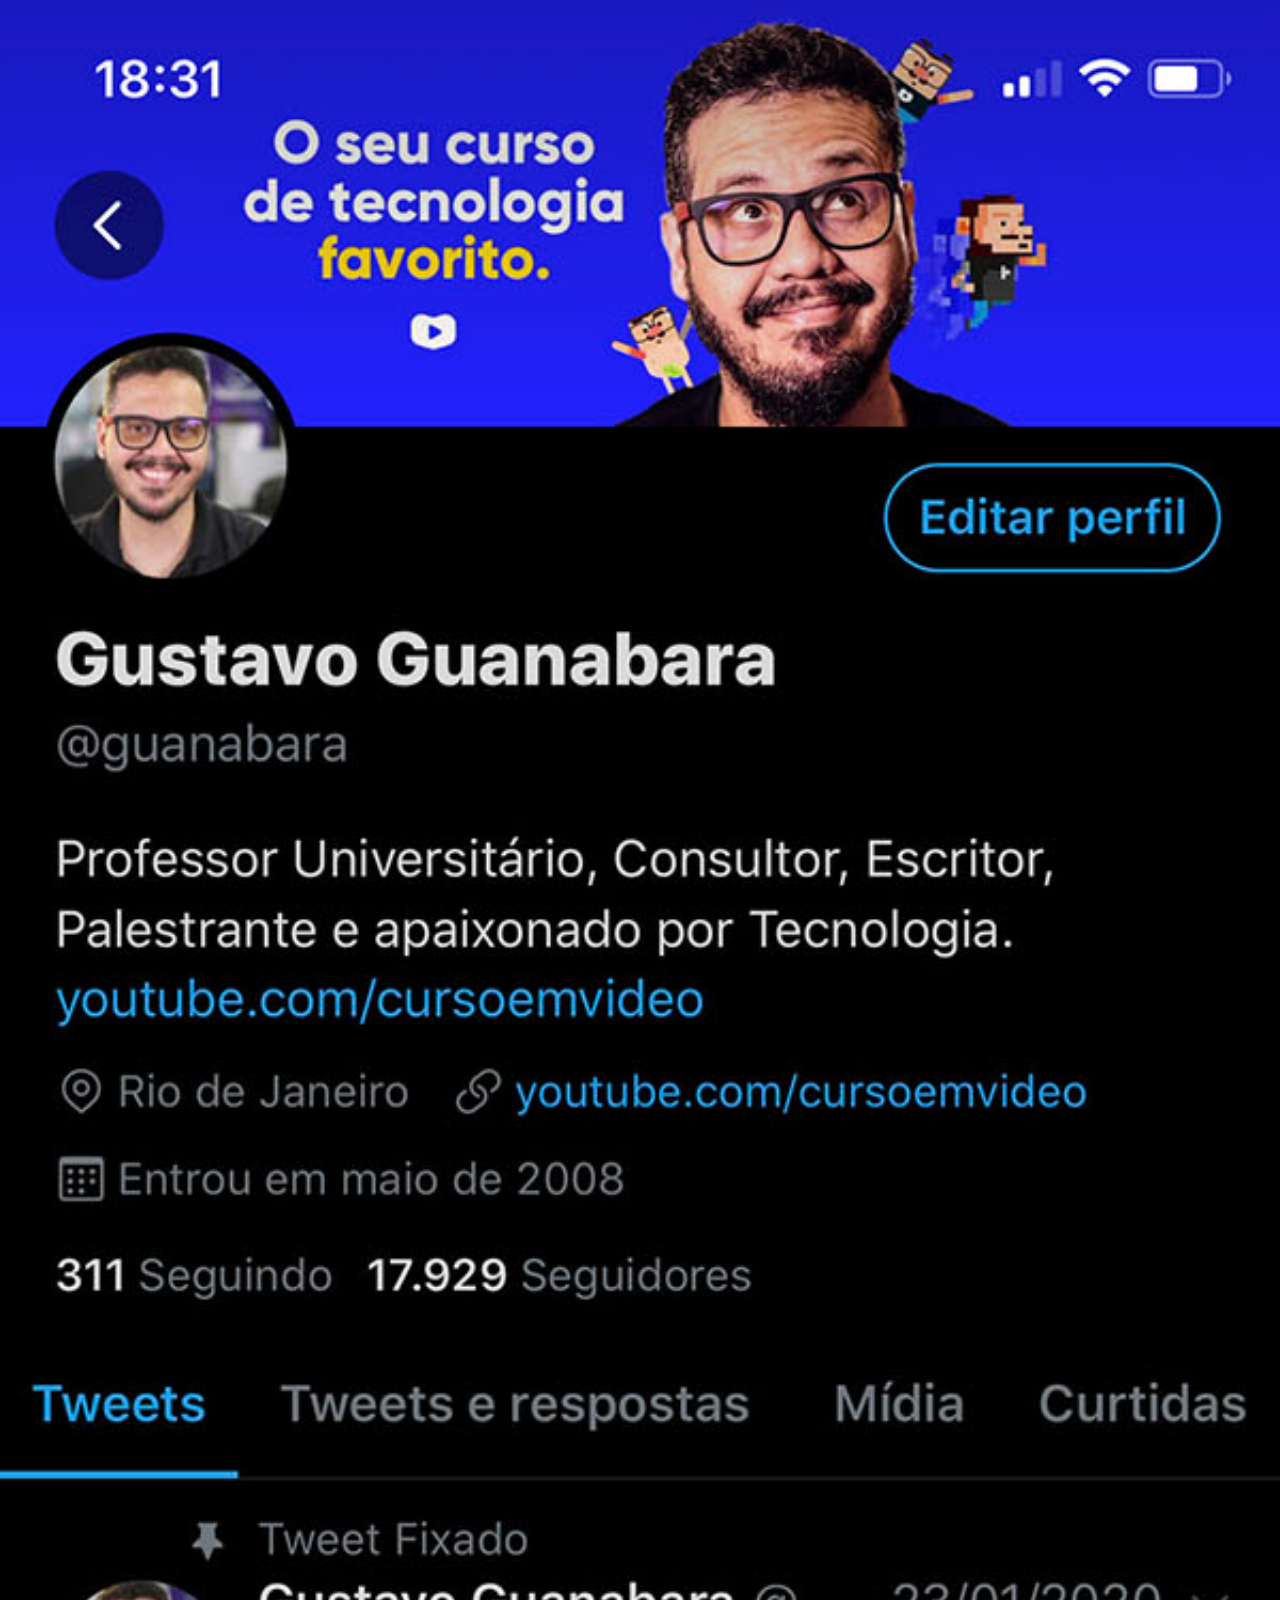
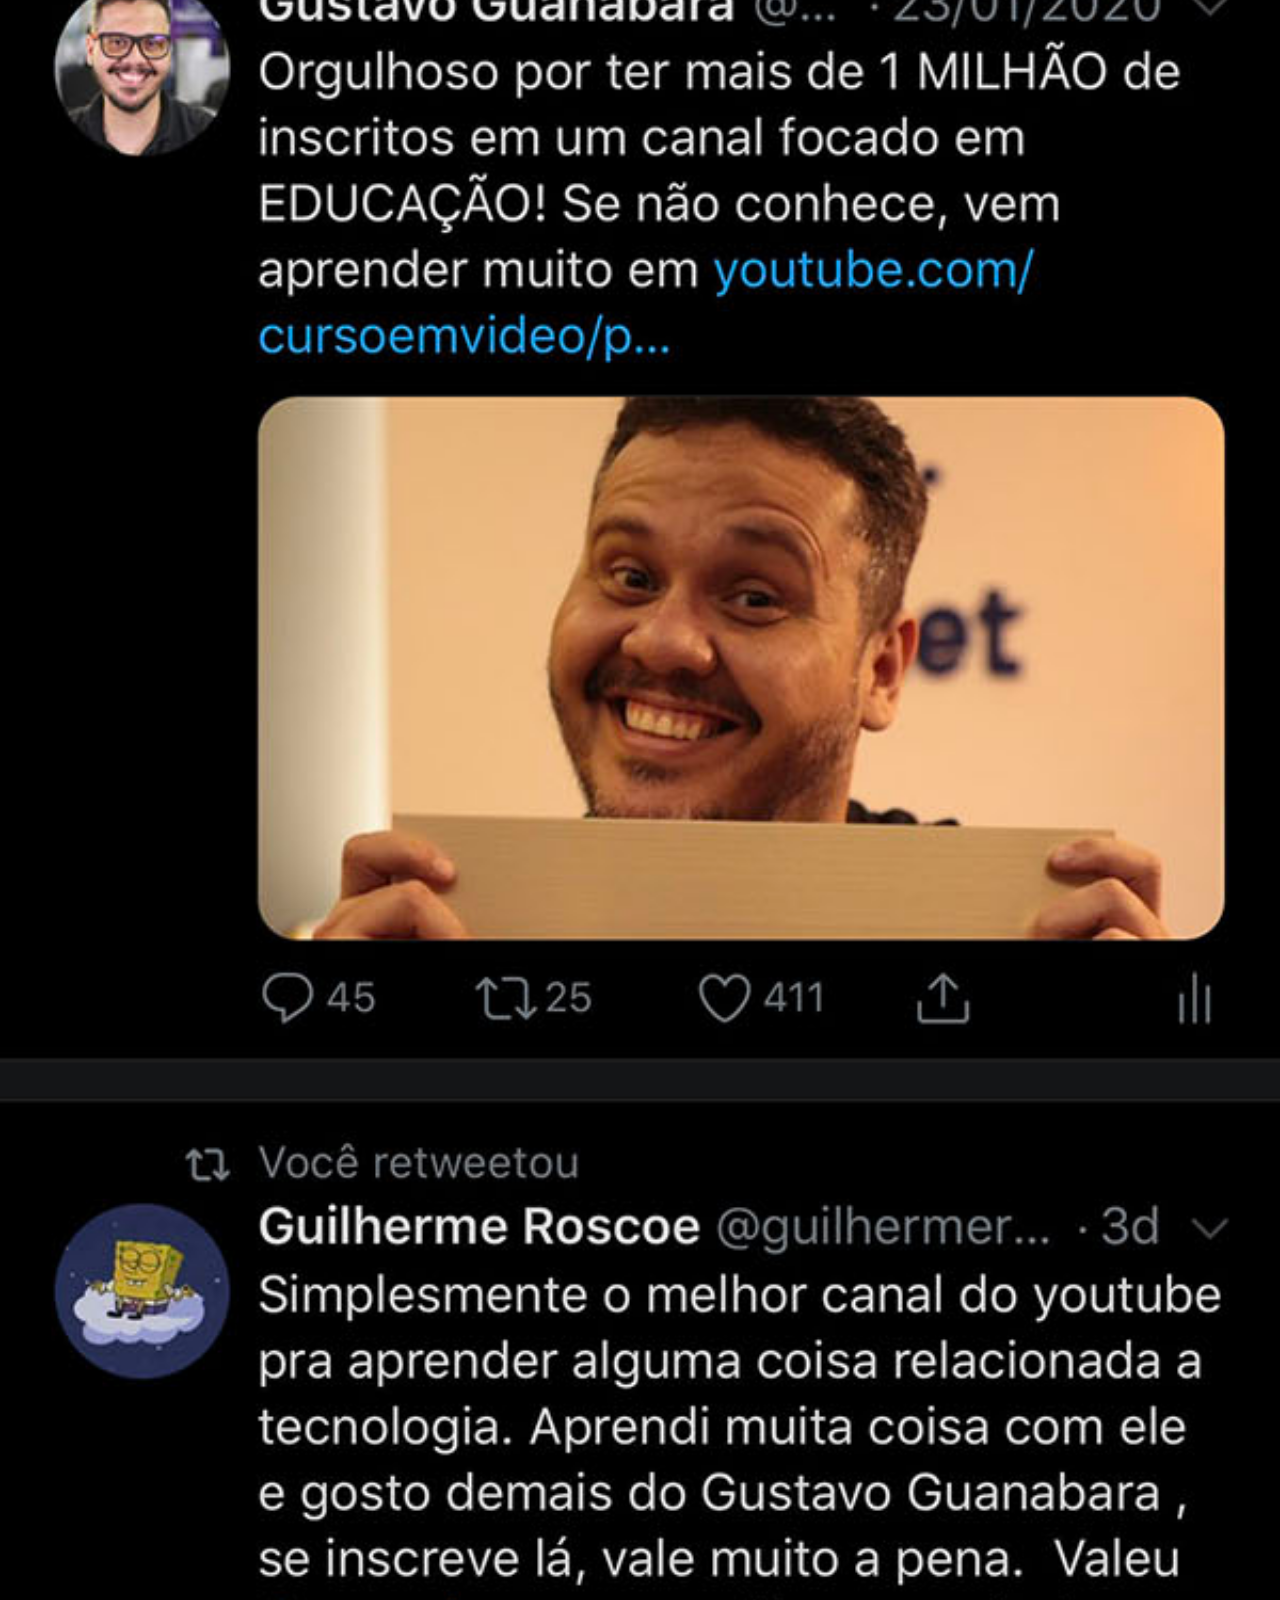
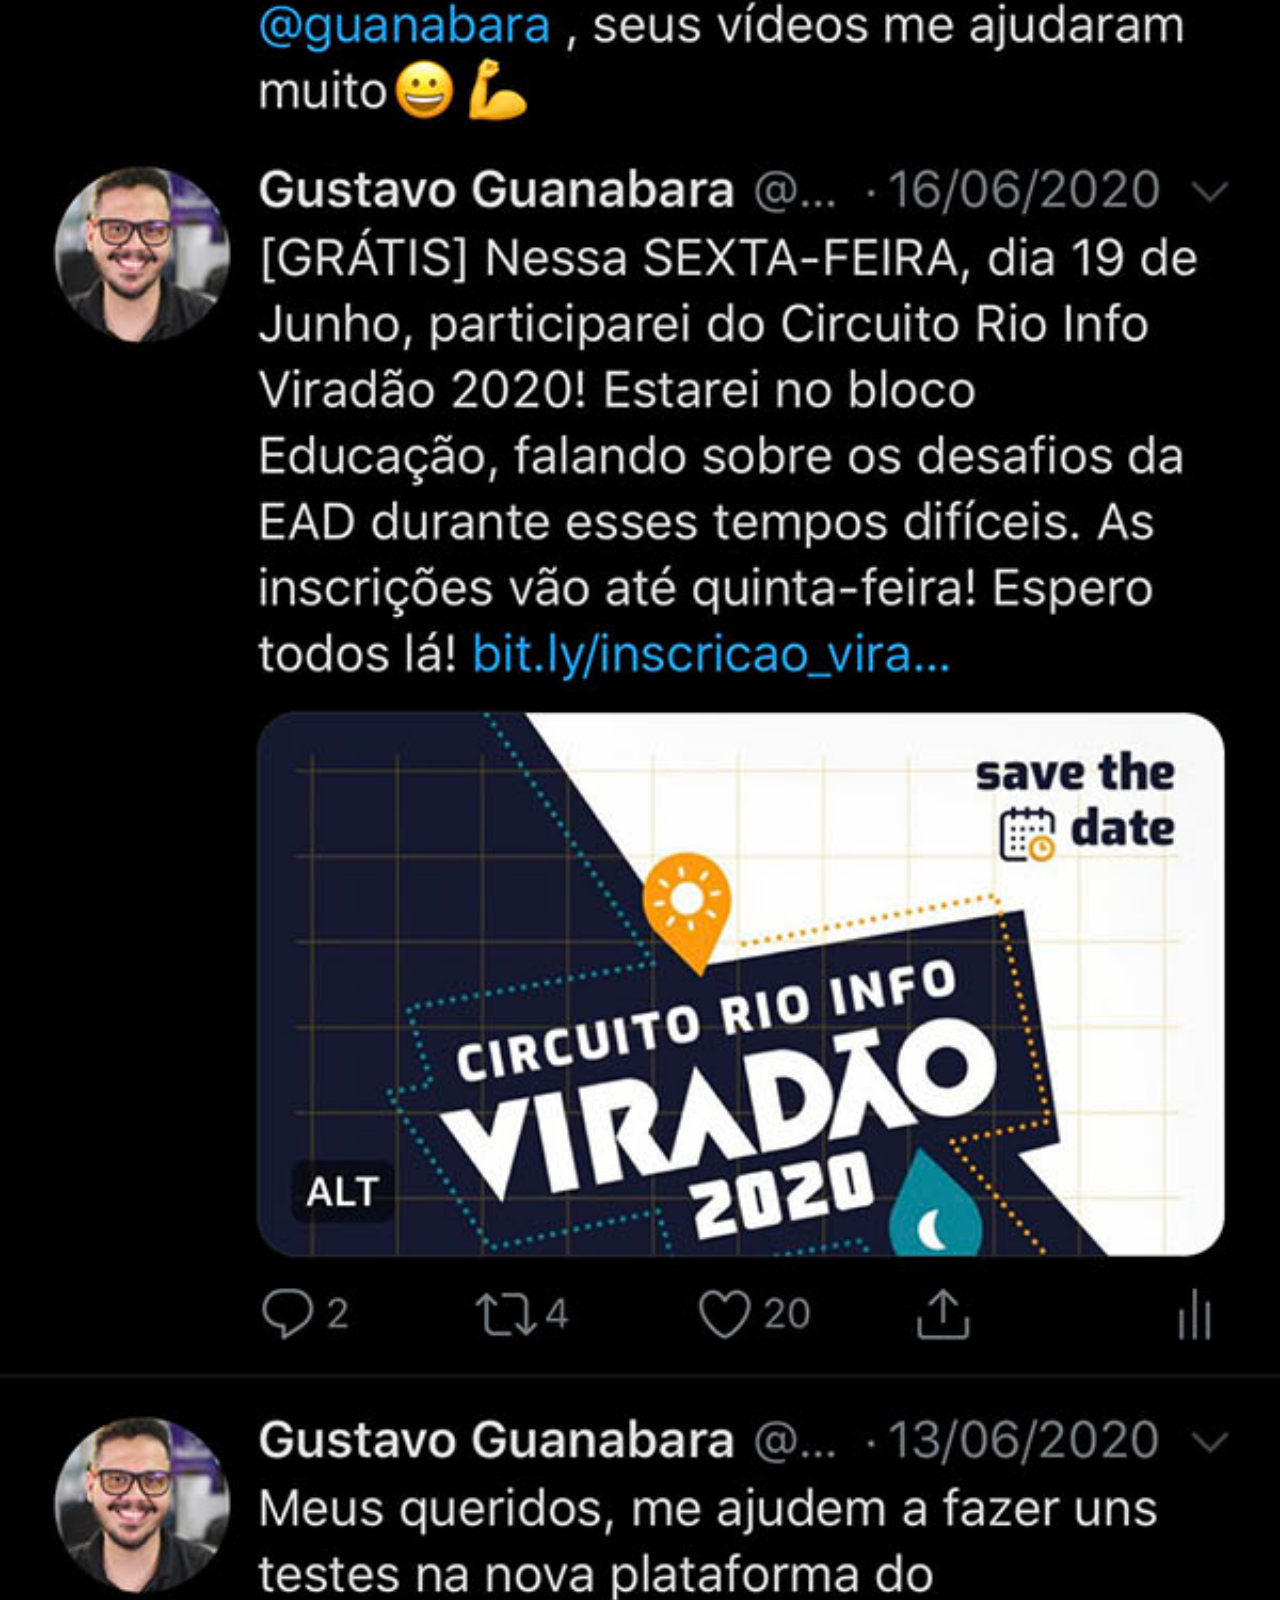
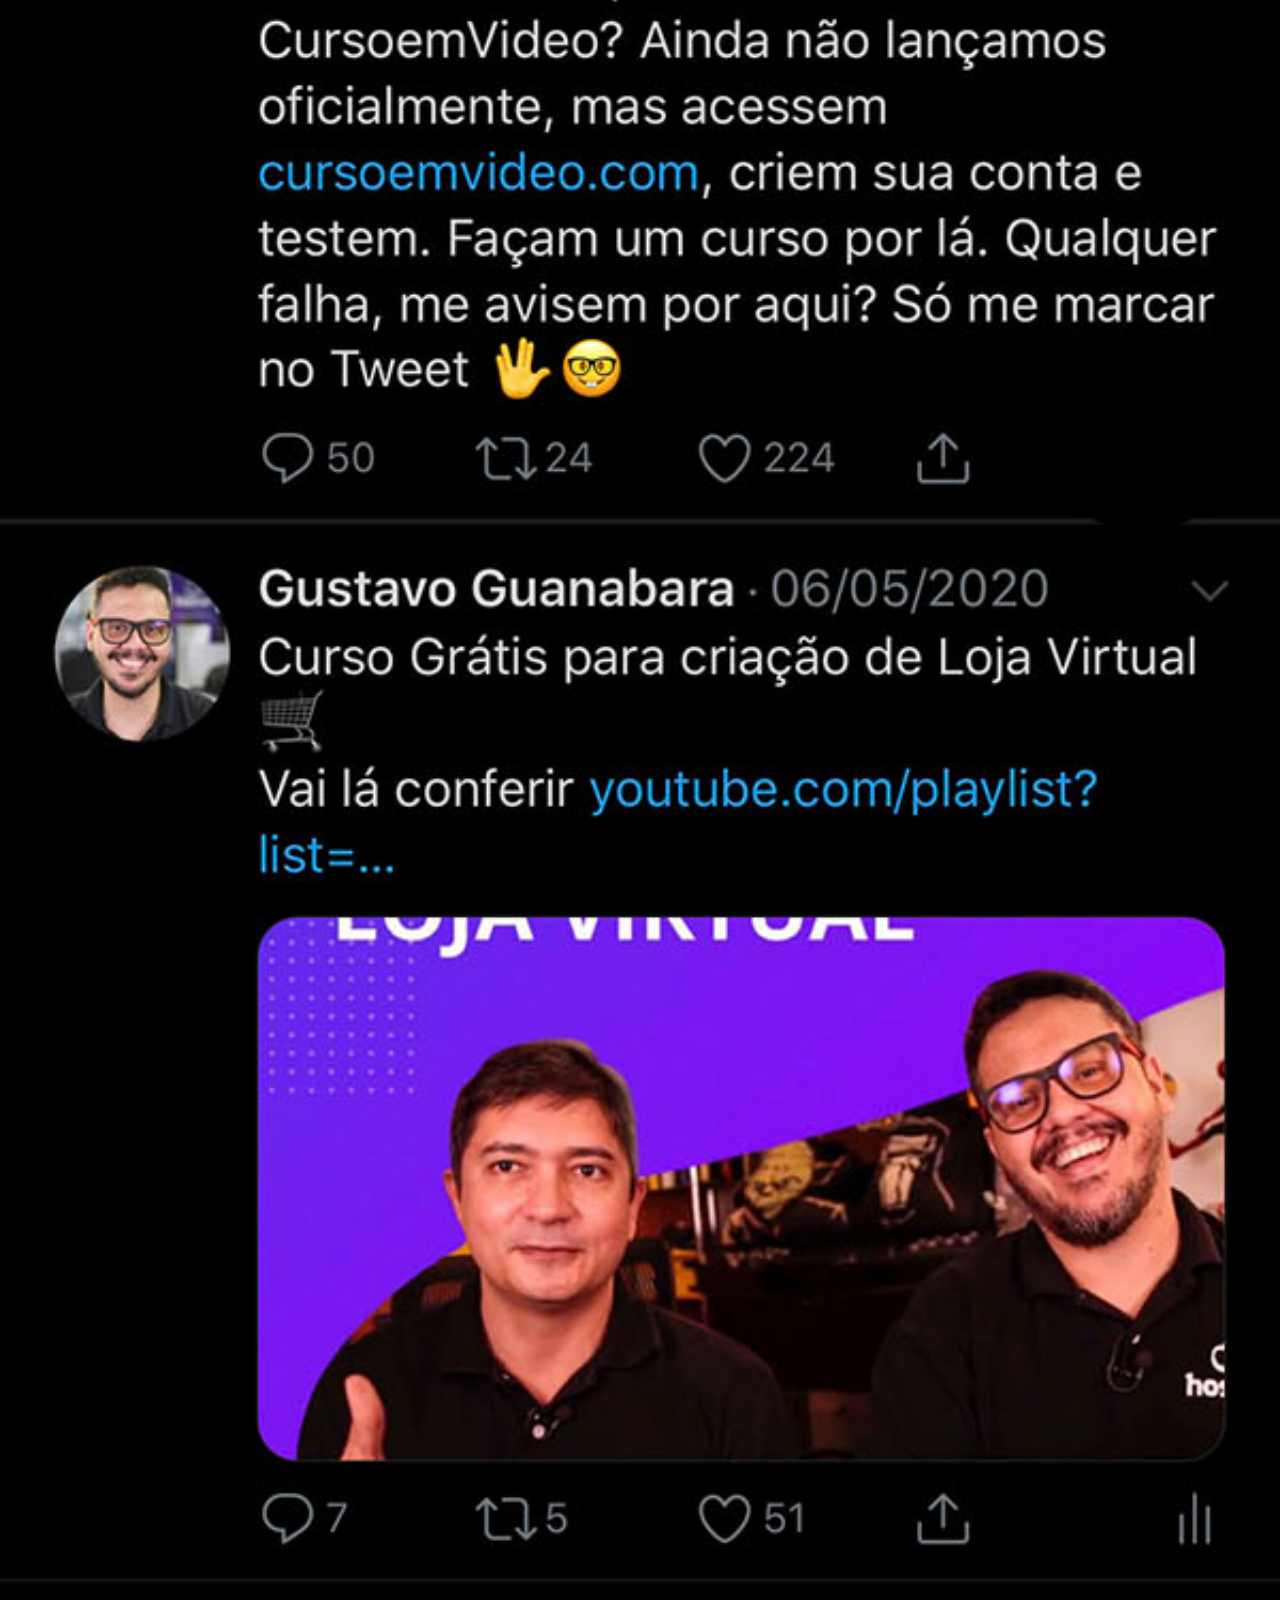
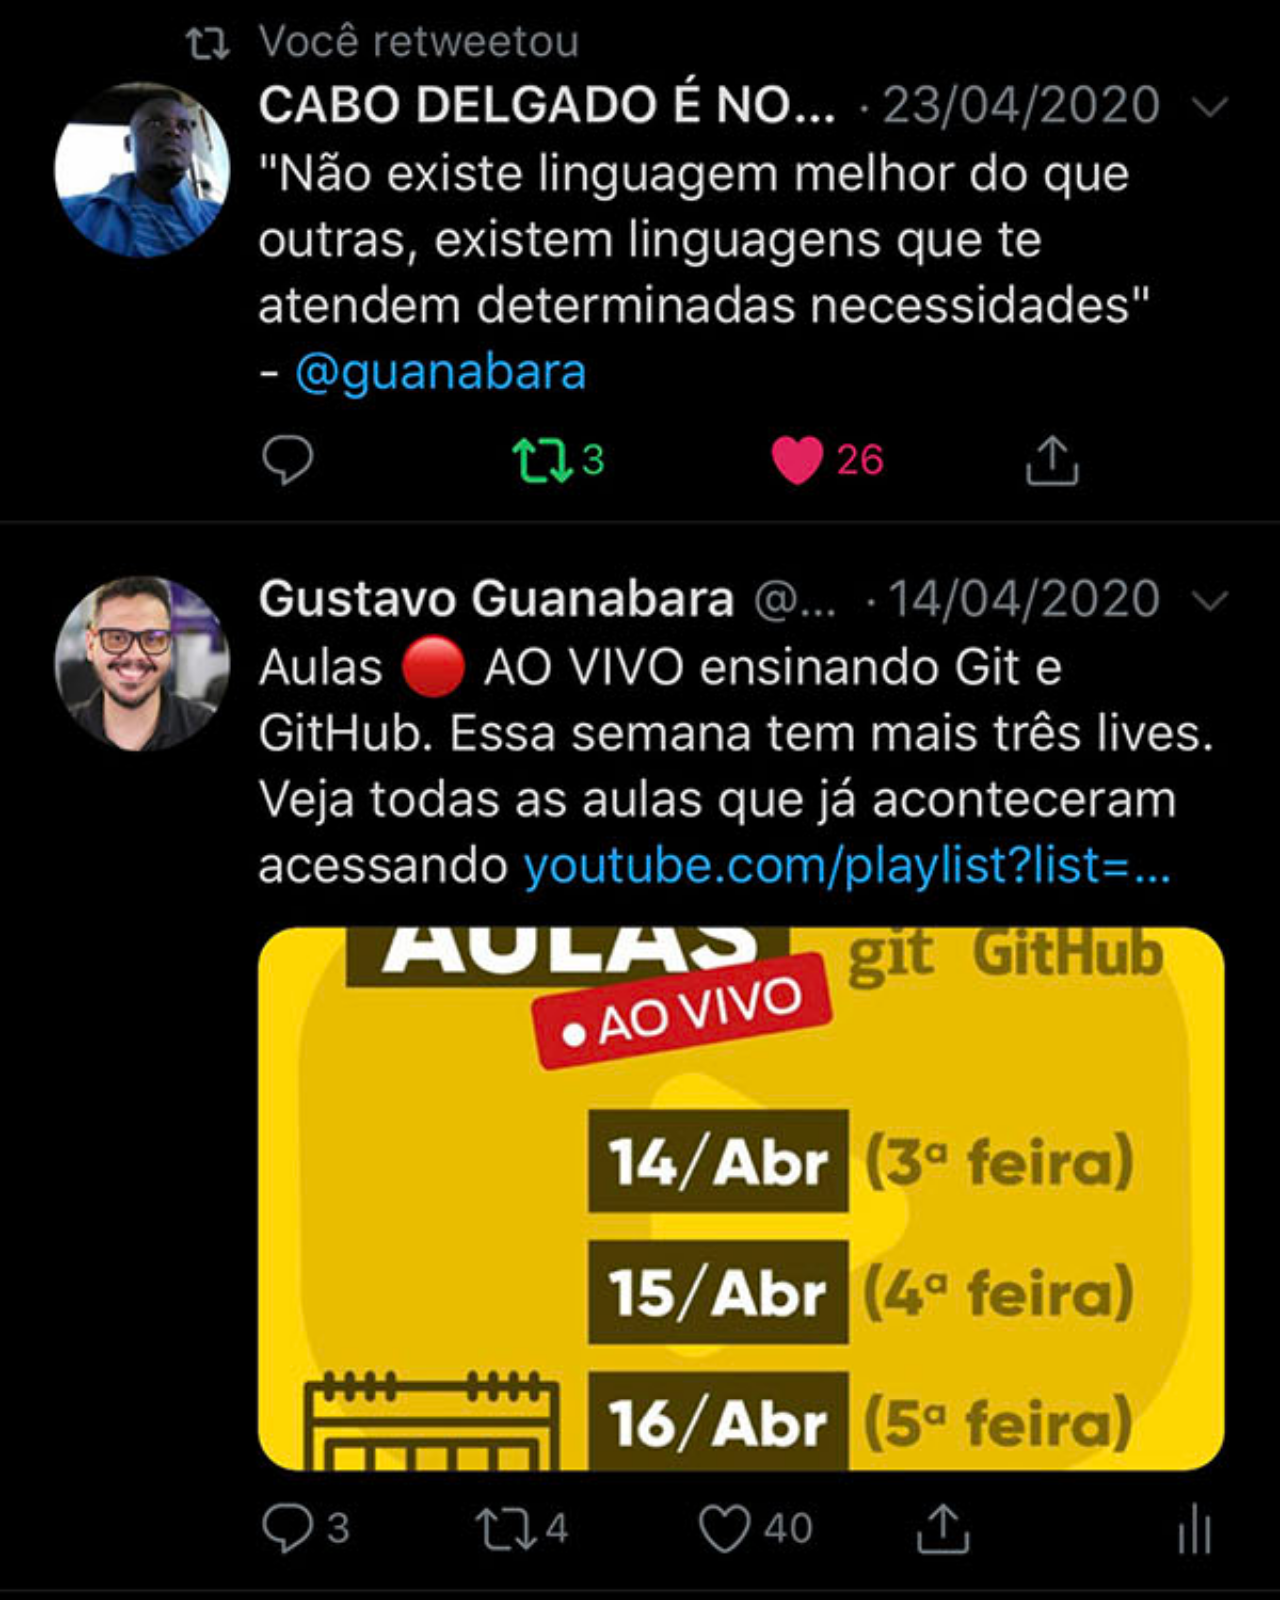
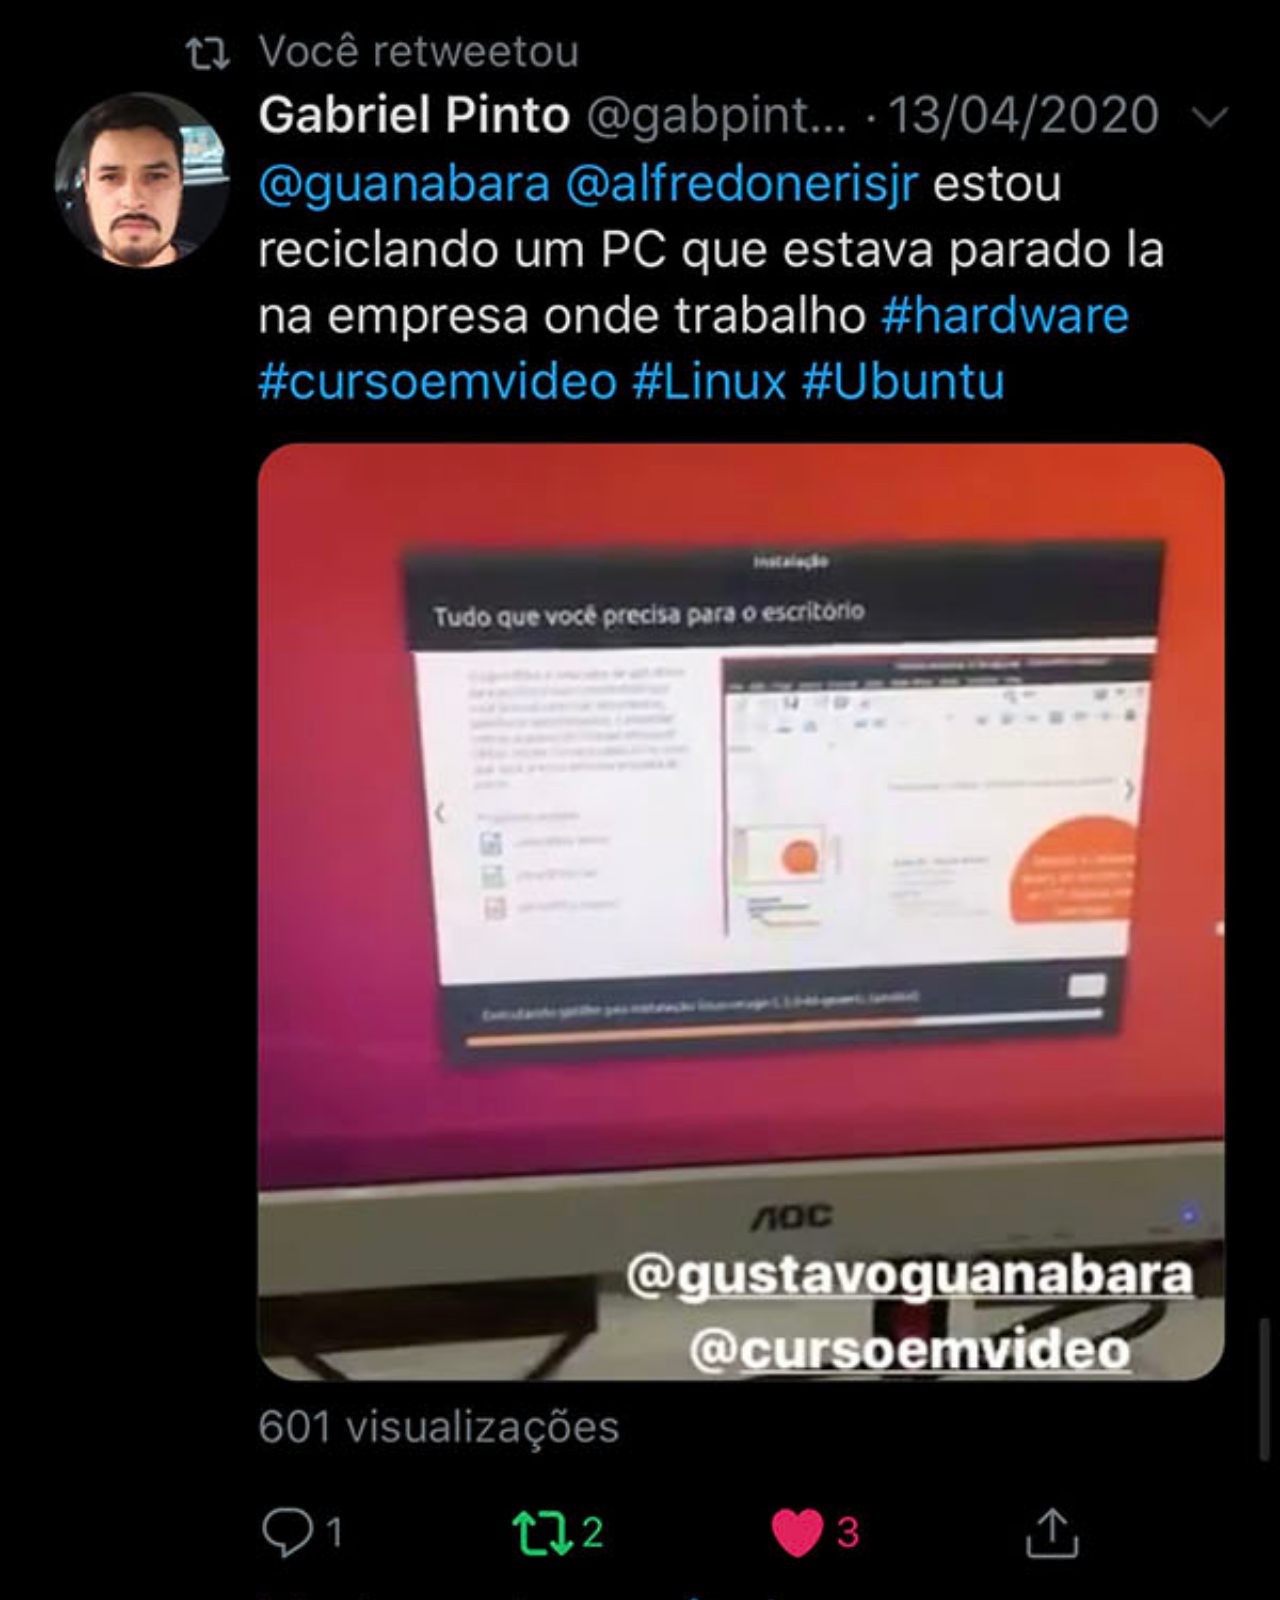
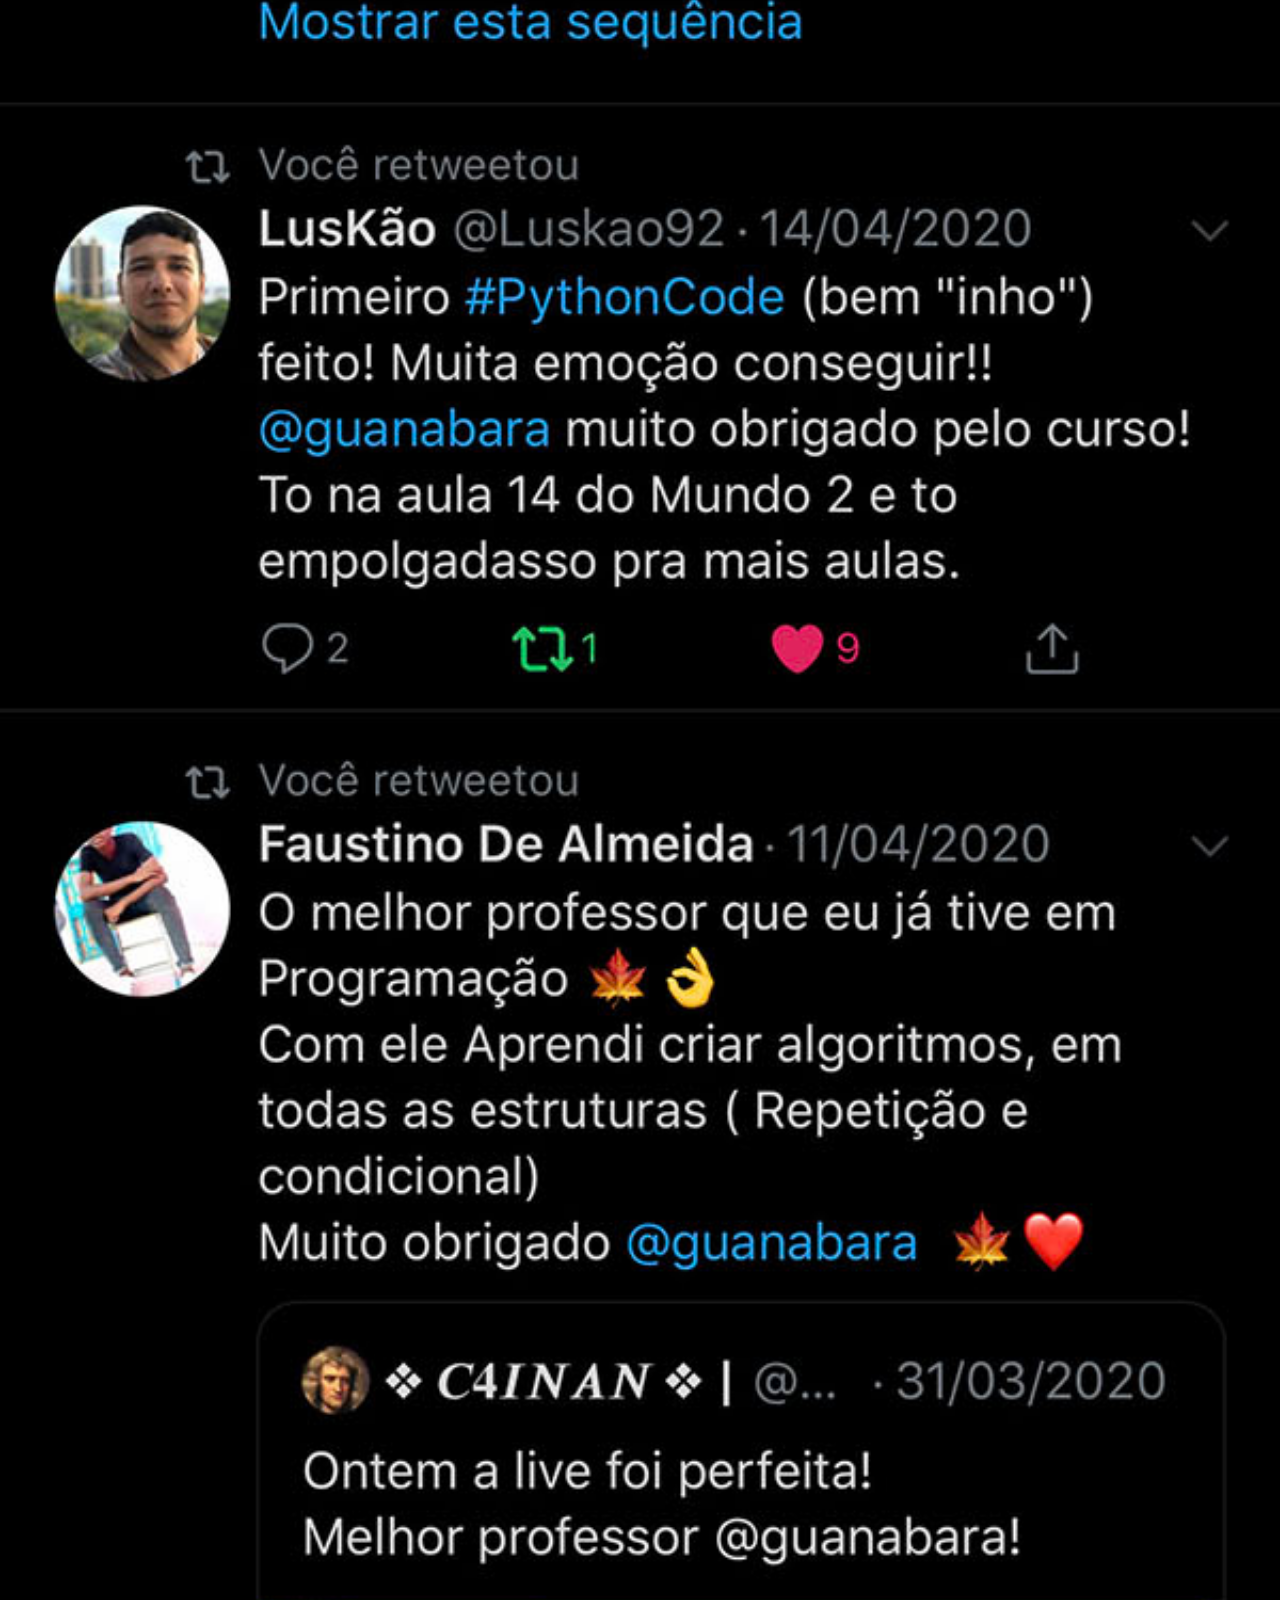
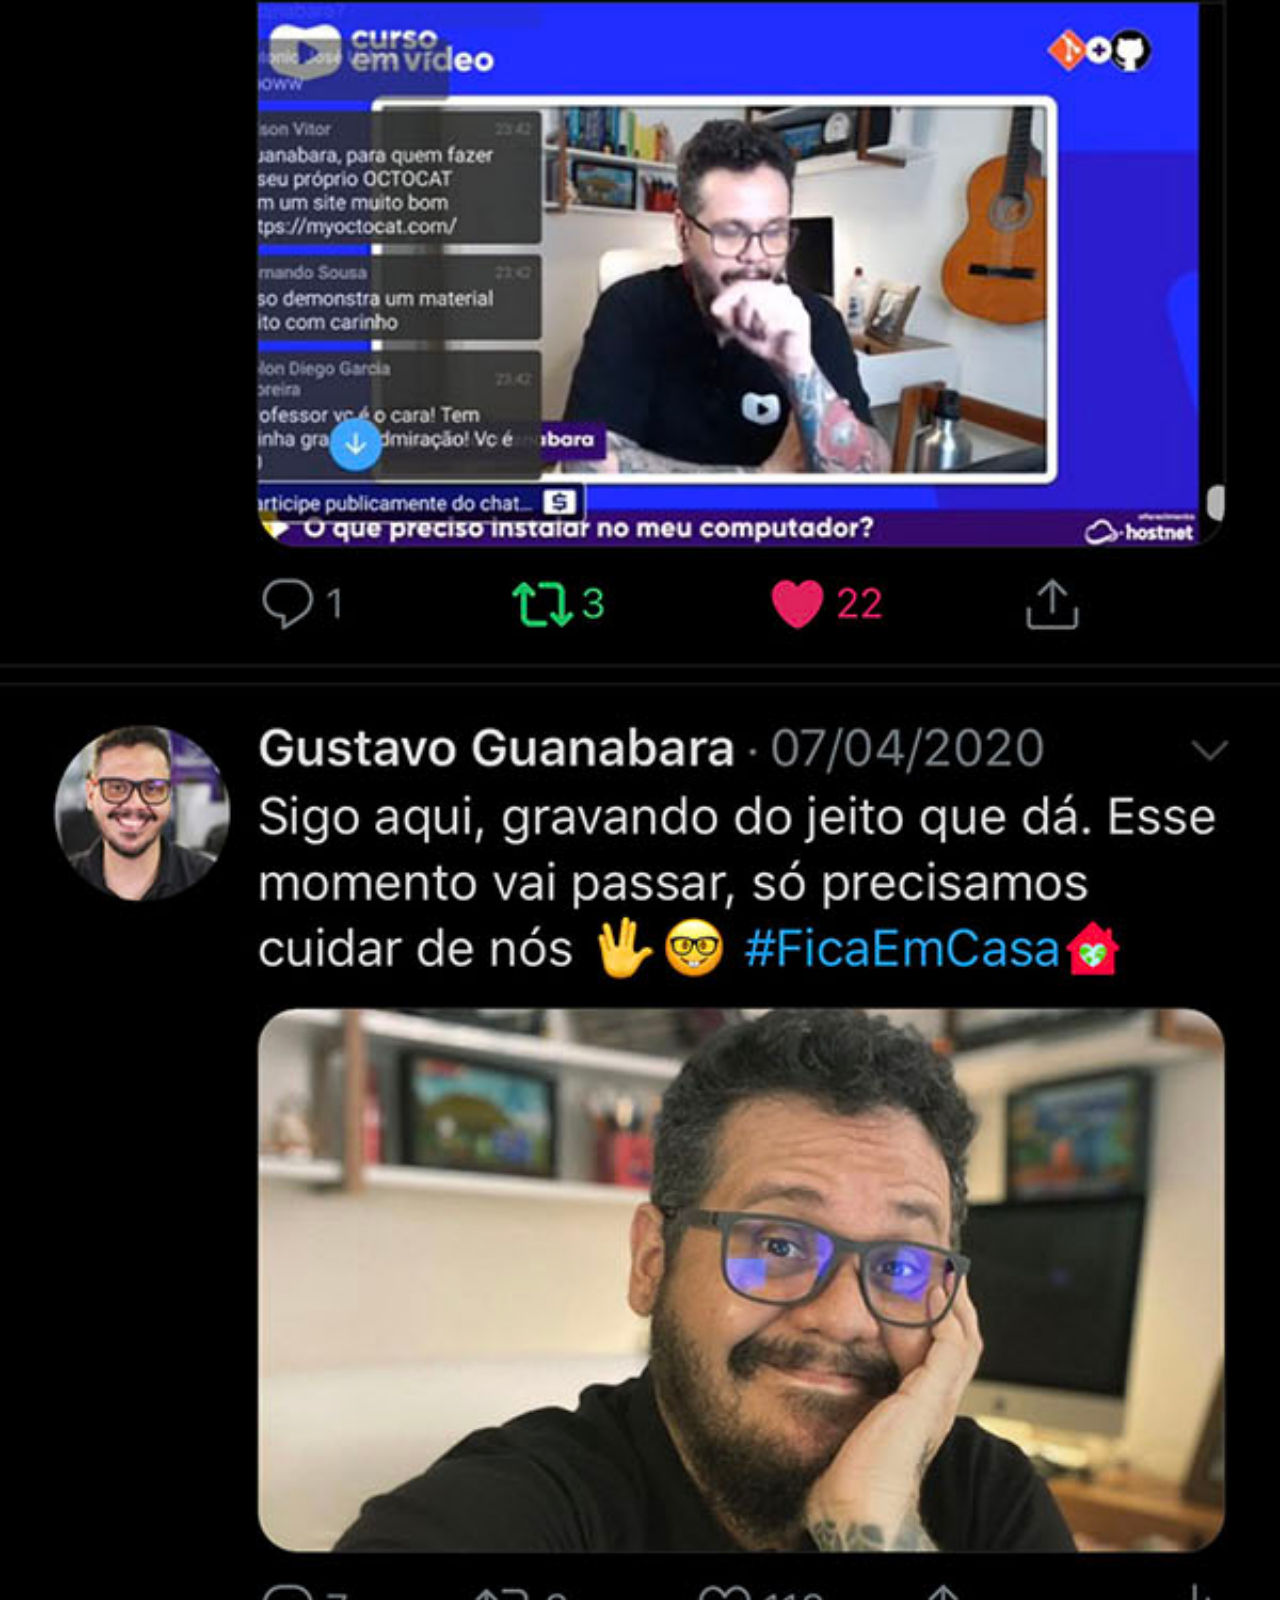
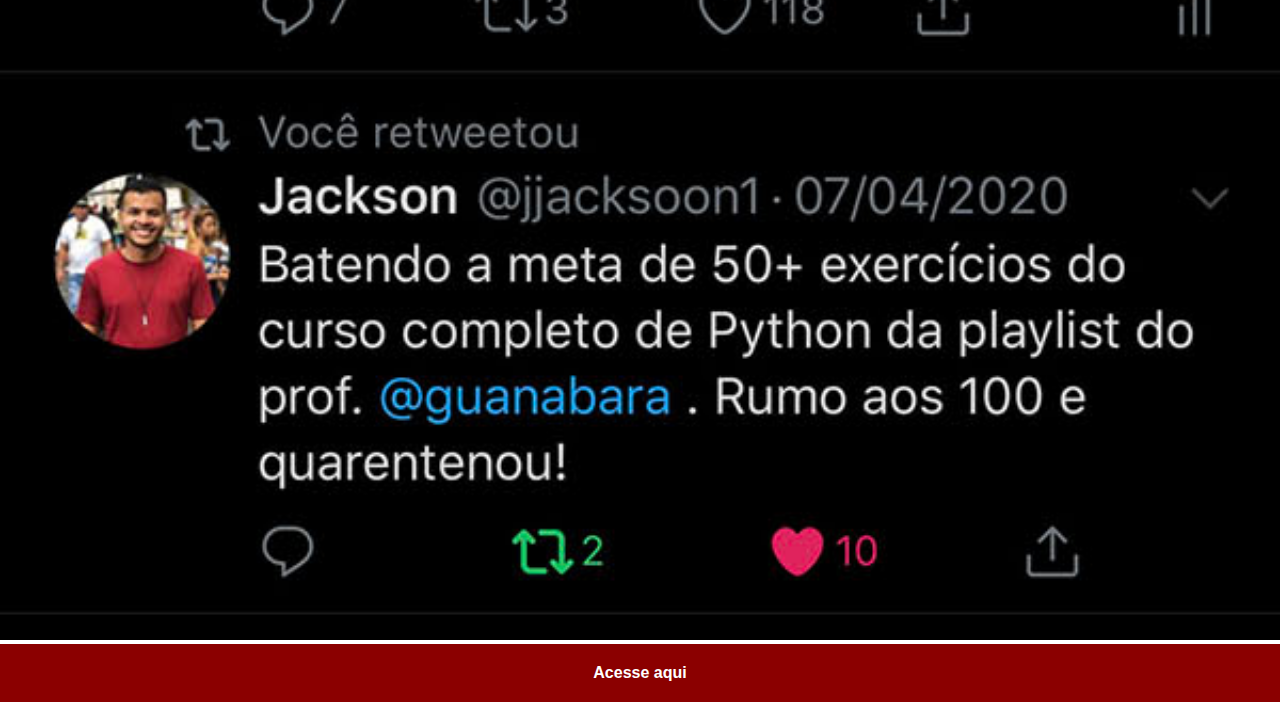
<file: twitter.html>
<!DOCTYPE html>
<html lang="pt-br">
<head>
    <meta charset="UTF-8">
    <meta name="viewport" content="width=device-width, initial-scale=1.0">
    <title>Twitter</title>
    <link rel="stylesheet" href="estilos/social.css">
</head>
<body>
    <img src="imagens/tela-twitter.jpg" alt="twitter">
    <a href="https://x.com/guanabara" target="_blank">Acesse aqui</a>
</body>
</html>
</file>
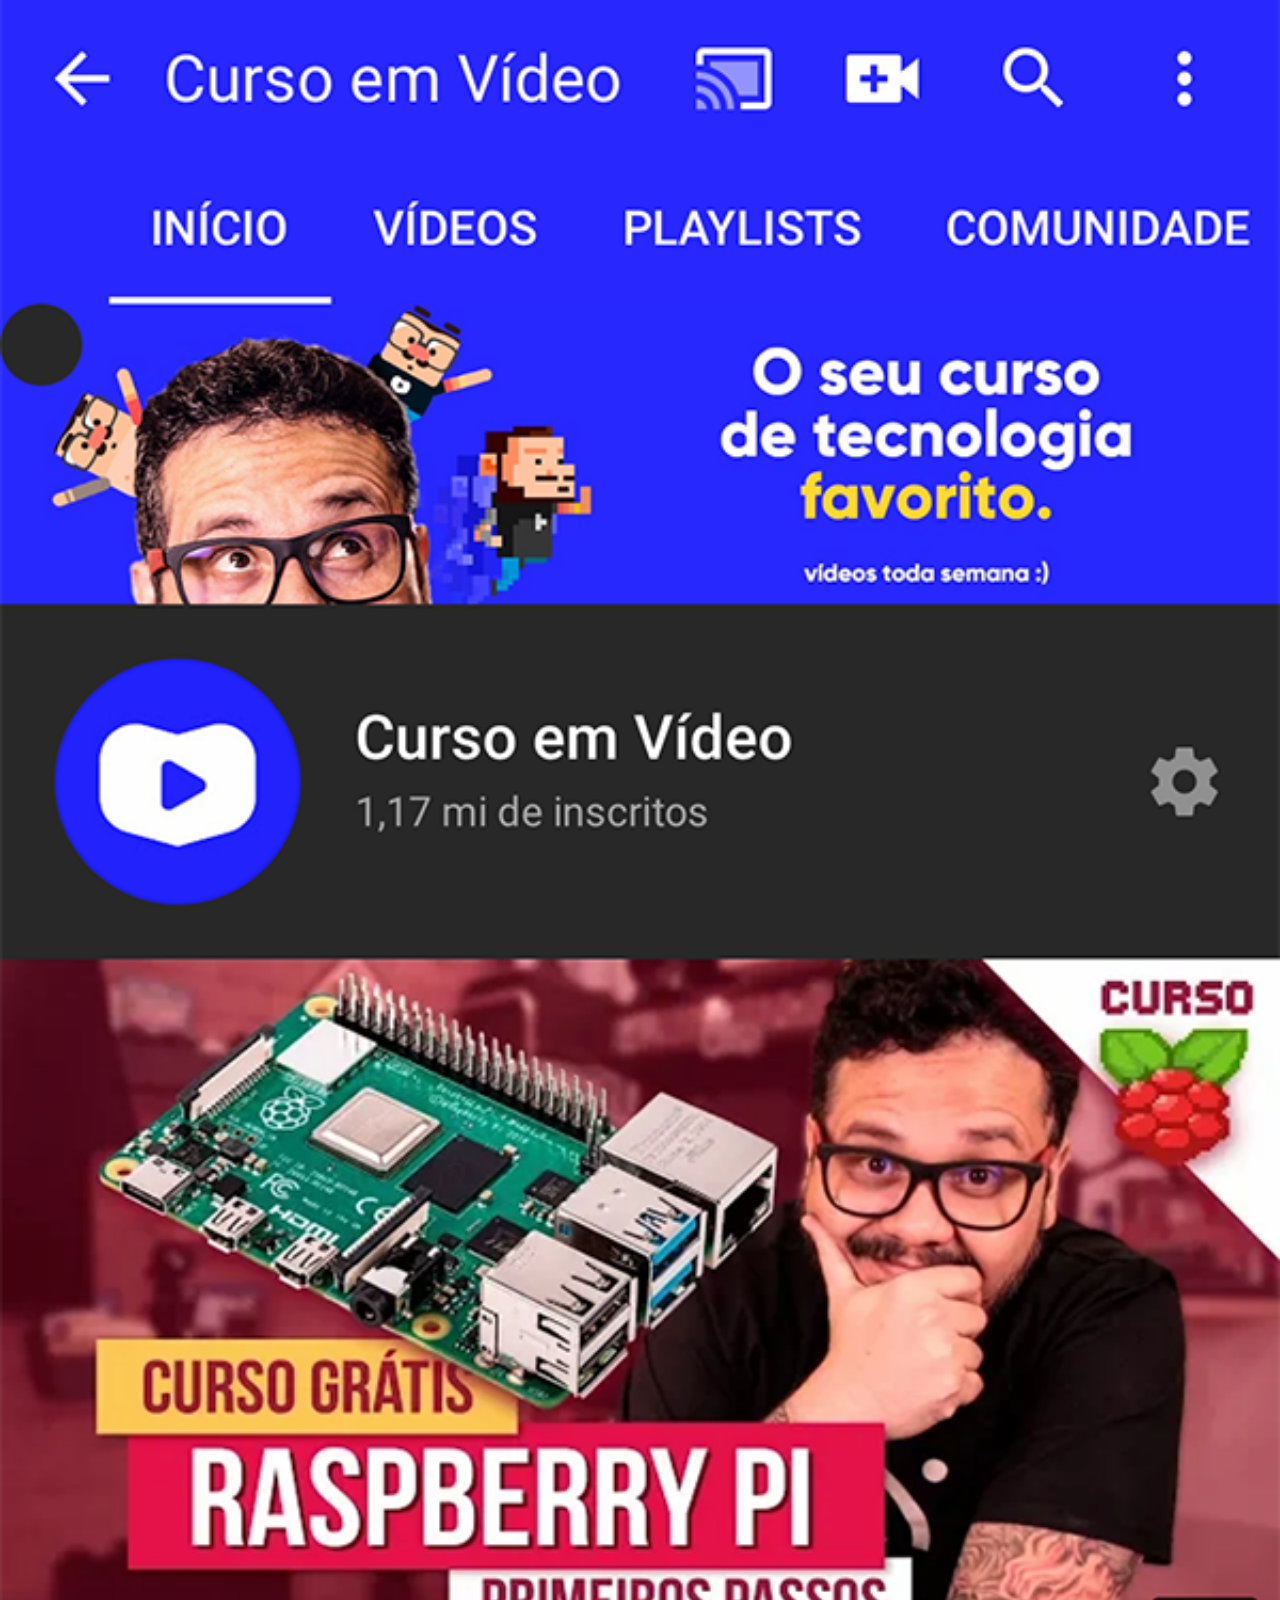
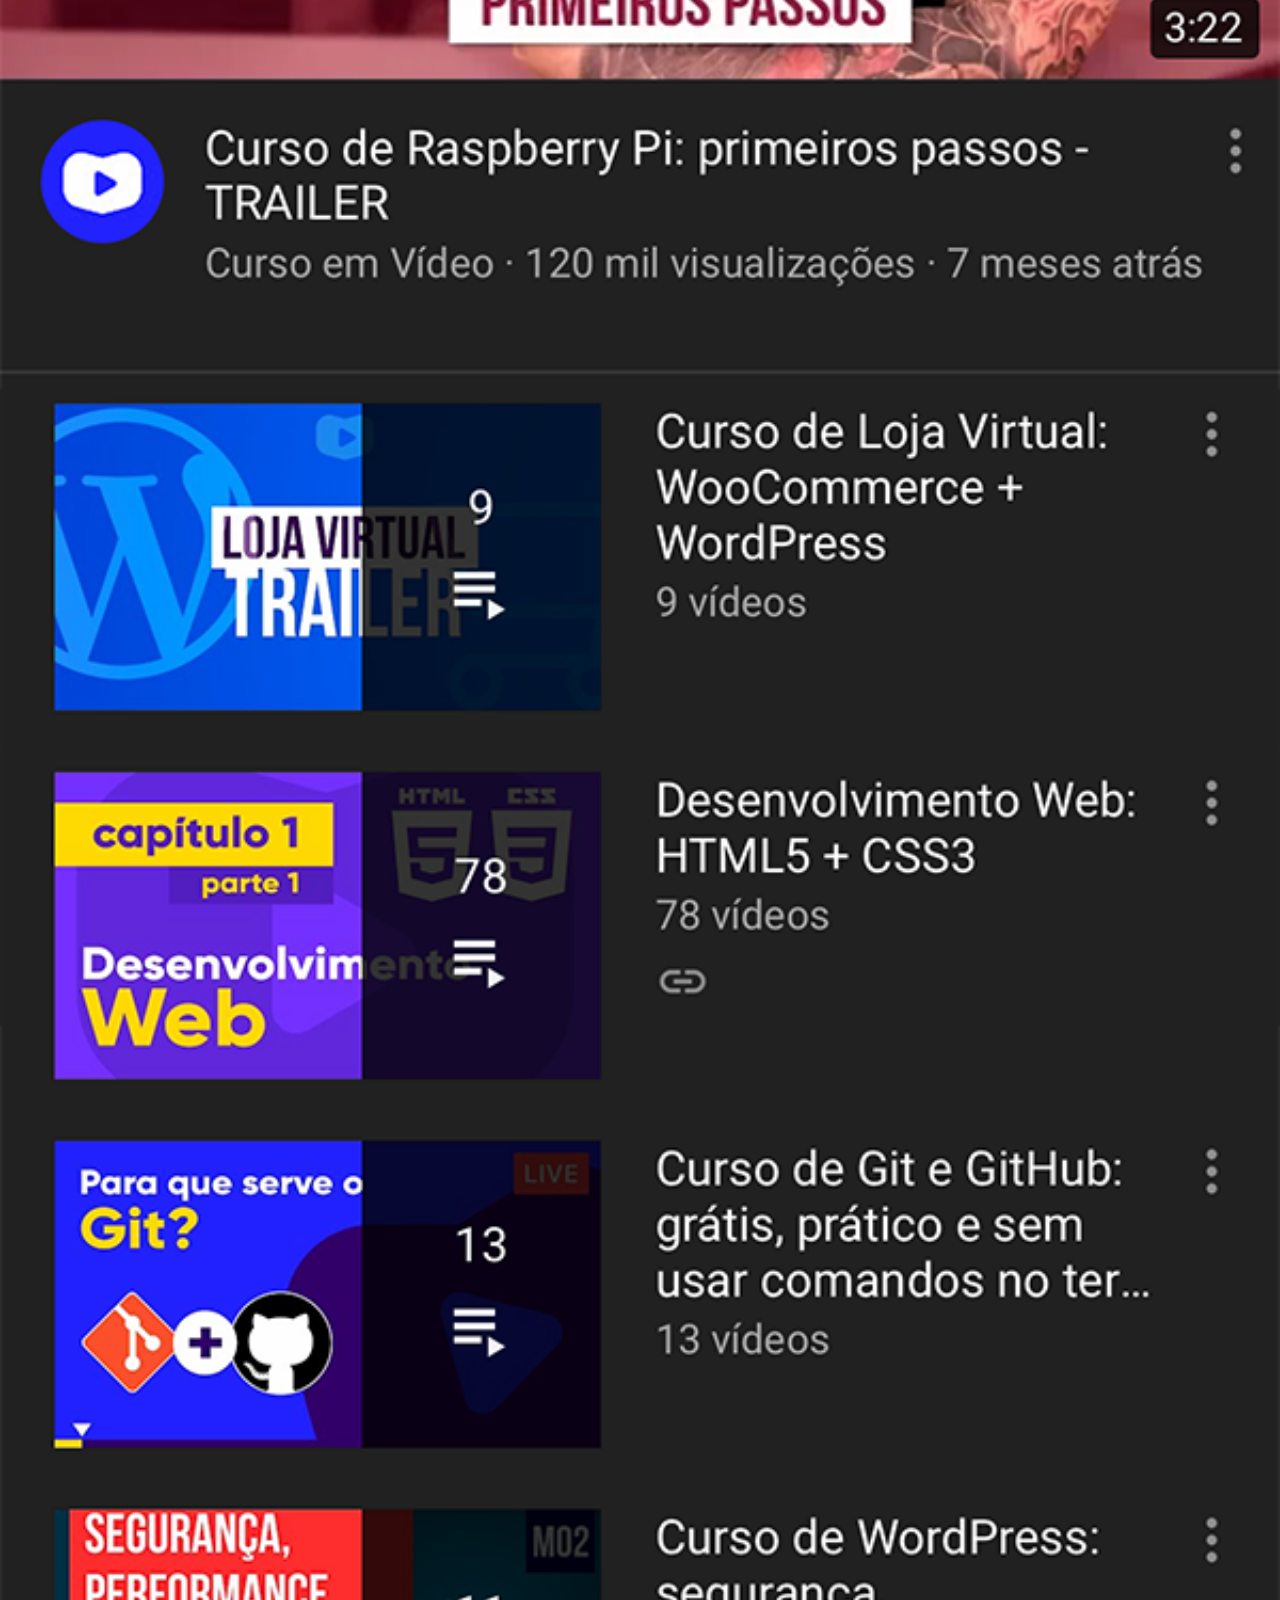
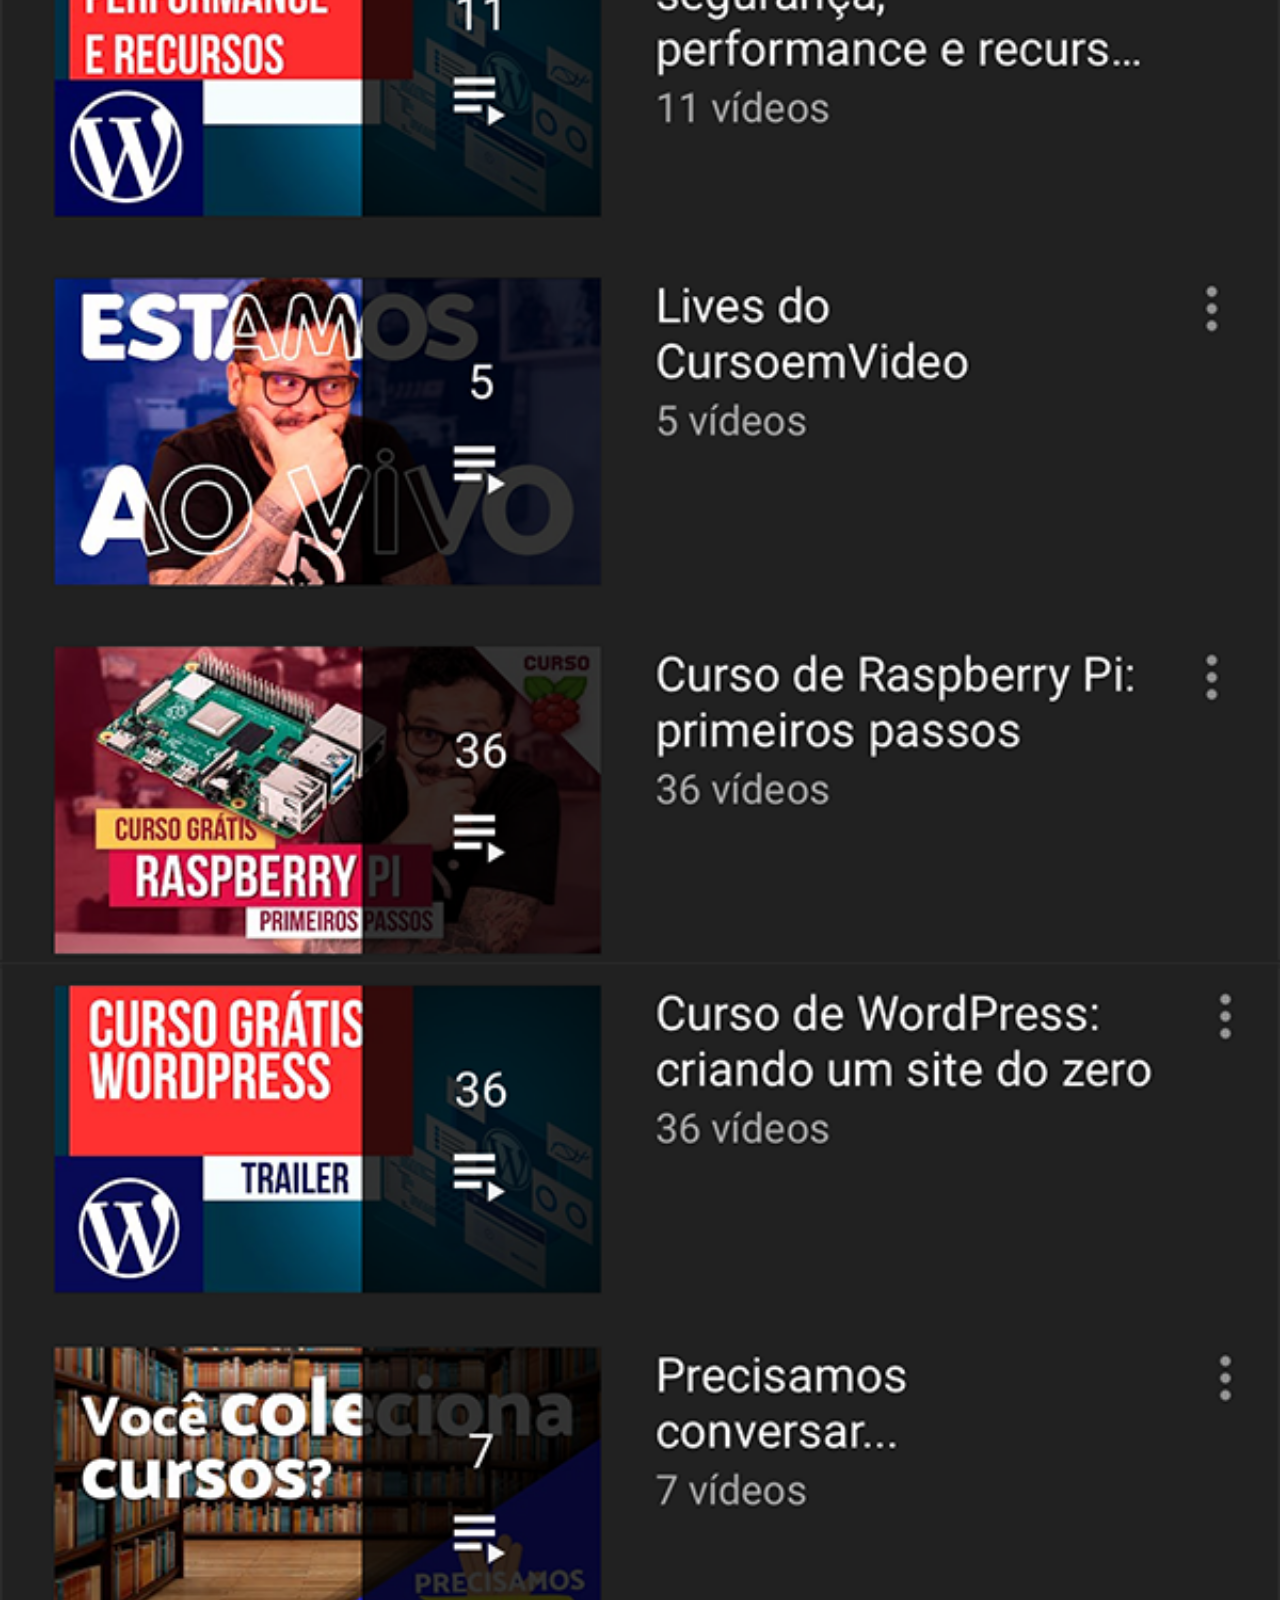
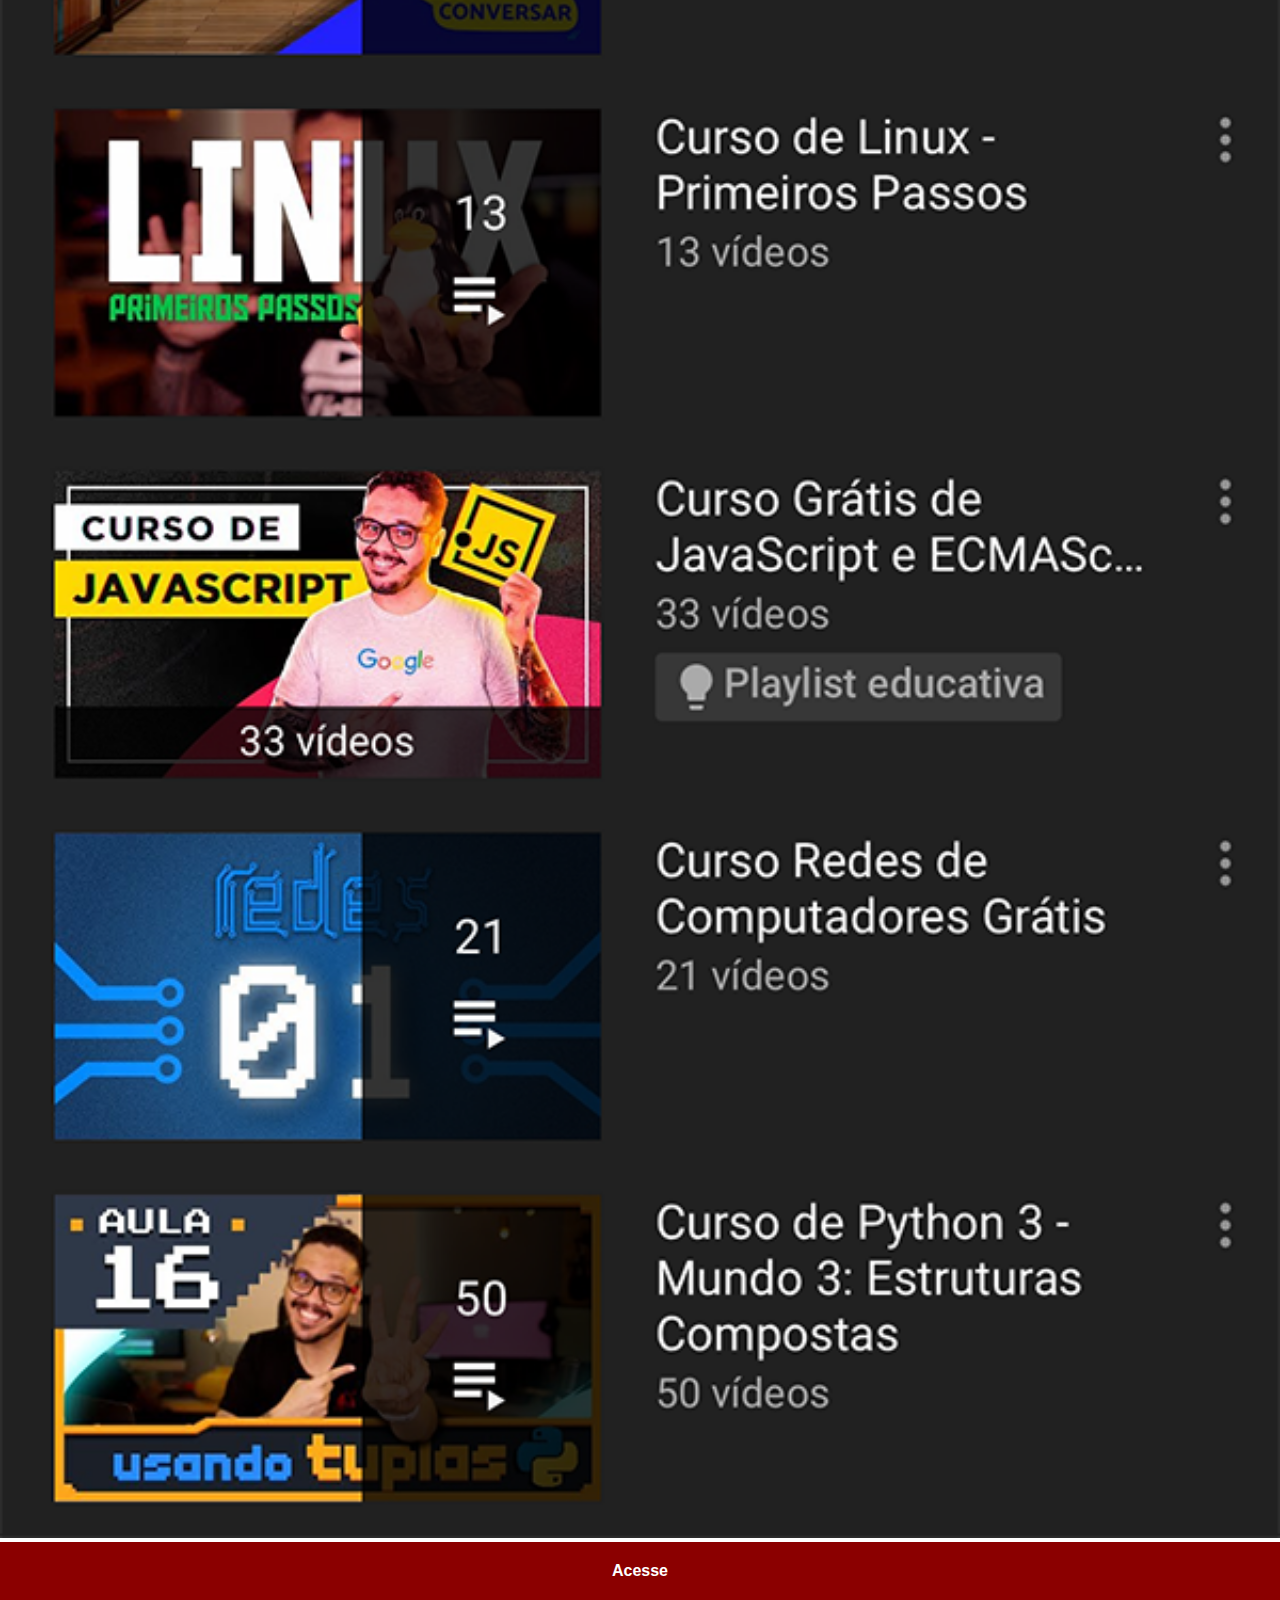
<file: youtube.html>
<!DOCTYPE html>
<html lang="pt-br">
<head>
    <meta charset="UTF-8">
    <meta name="viewport" content="width=device-width, initial-scale=1.0">
    <title>YouTube</title>
     <link rel="stylesheet" href="estilos/social.css">
</head>
<body>
    <img src="imagens/tela-youtube.png" alt="YouTube" >
    <a href="https://www.youtube.com/c/CursoemV%C3%ADdeo" target="blank">Acesse</a>
</body>
</html>
</file>
<file: estilos/style.css>
@charset "UTF-8";

*{
    margin: 0px;
    padding: 0px;
    font-family: Arial, Helvetica, sans-serif;
}
html,body{
    height: 100vh;
    width: 100vw;
    background-color: black;
}
body{
    background: url('../imagens/fundo-madeira.jpg') no-repeat top center;
    background-size: cover;
    background-attachment: fixed;
}
main{
    position: relative;
    height: 100vh;
   
}
section#telefone{
    position: absolute;
    top: 50%;
    left: 50%;
    transform: translate(-50% ,-50%);

    height: 627px;
    width: 310px;
    background-color: blue;
    background: url('../imagens/frame-iphone.png') no-repeat;
}
iframe#tela{
   position: relative;
   top: 80px;
   left: 22px;
   width: 263px;
   height: 471px; 
}
section#redes-sociais{
    text-align: right;
}
section#redes-sociais  img {
    width: 50px;
    margin: 10px;
    border-radius: 50%;
    box-shadow: 2px 2px 5px rgba(0, 0, 0, 0.404);
    box-sizing: border-box;
}
section#redes-sociais img:hover{
    border: 2px solid rgba(245, 245, 245, 0.603);
    transform: translate( -3px , -3px);
    box-shadow: 5px 5px 10px rgba(0, 0, 0, 0.603);
    transition: transform .5s, border 2s;

}
</file>
<file: estilos/social.css>
@charset "UTF-8";

*{
    margin: 0px;
    padding: 0px;
    font-family: Arial, Helvetica, sans-serif;
}
::-webkit-scrollbar{
    width: 0px;
    height: 0px;
}
img{
    width: 100vw;

}
a{
    display: block;
    background-color: darkred;
    color: white;
    padding: 20px;
    text-align: center;
    font-weight: bolder;
    text-decoration: none;
}
a:hover{
    background-color: red;
}
</file>
